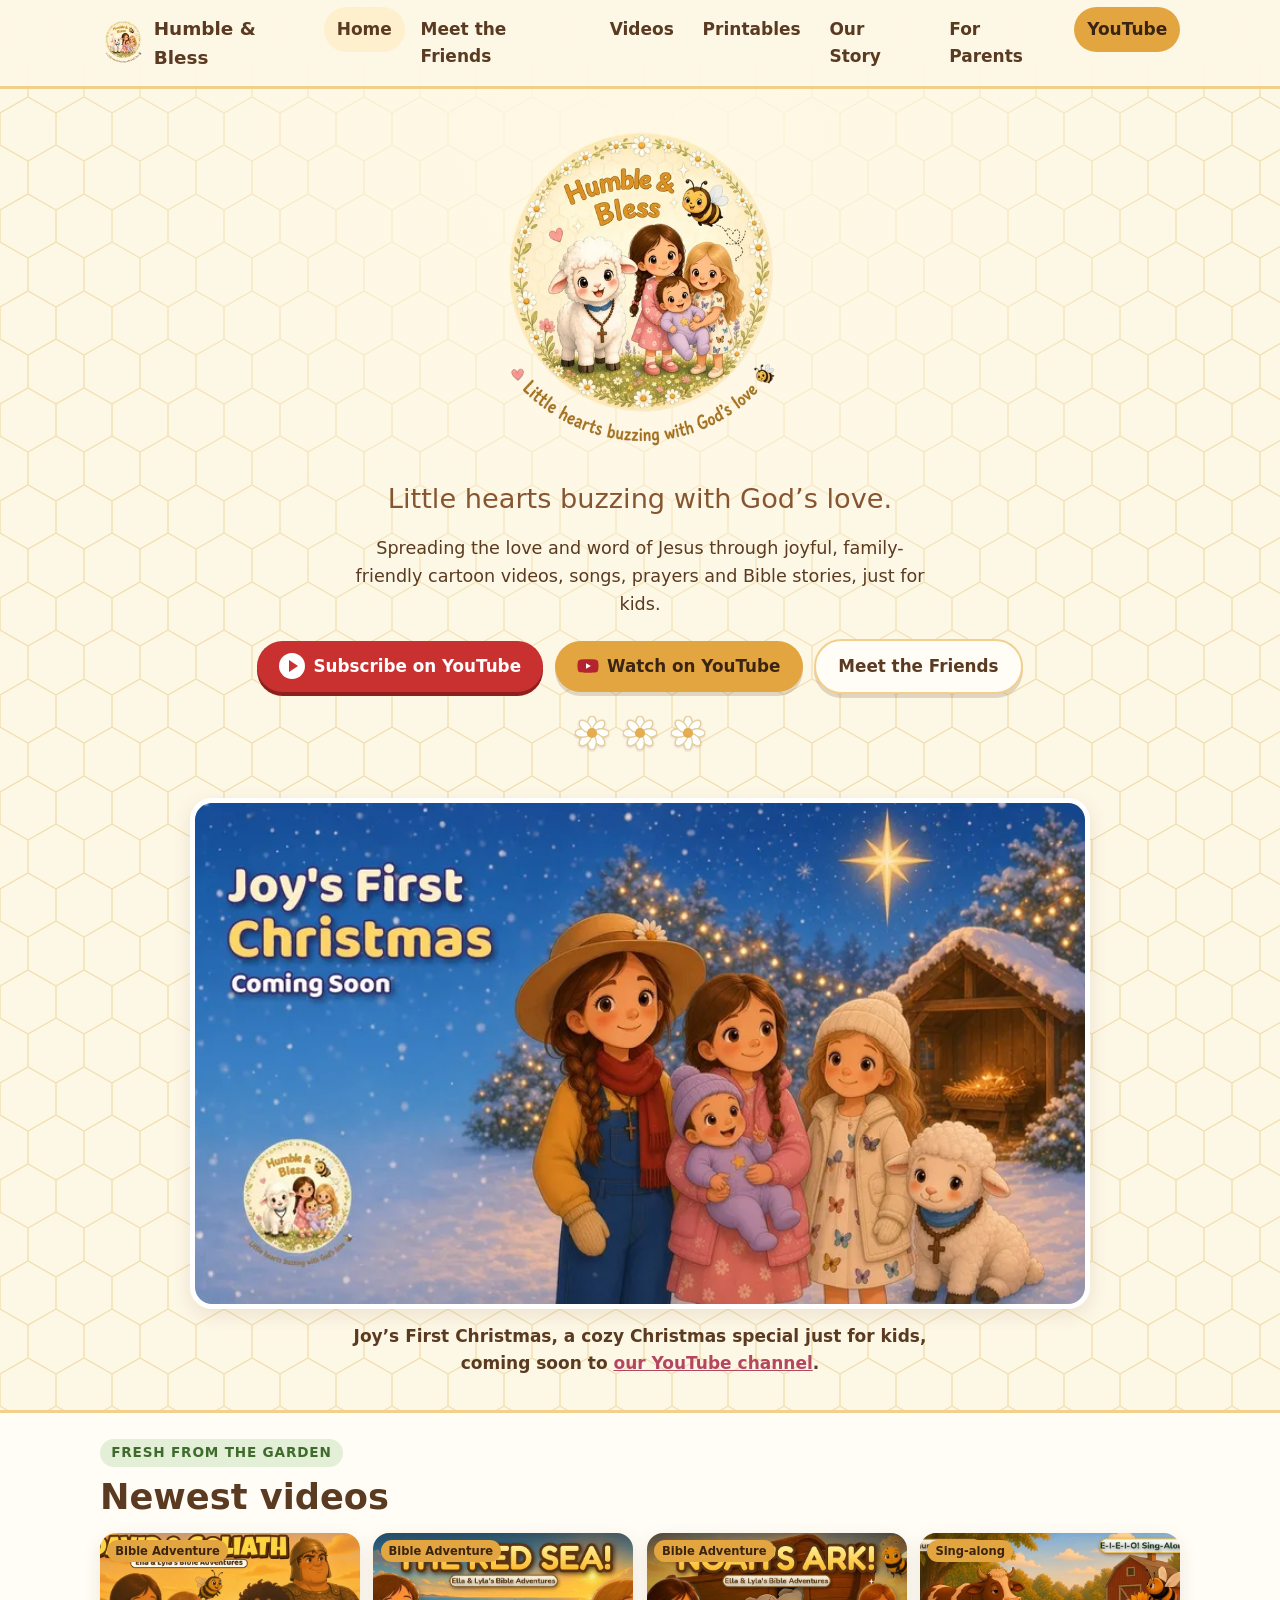
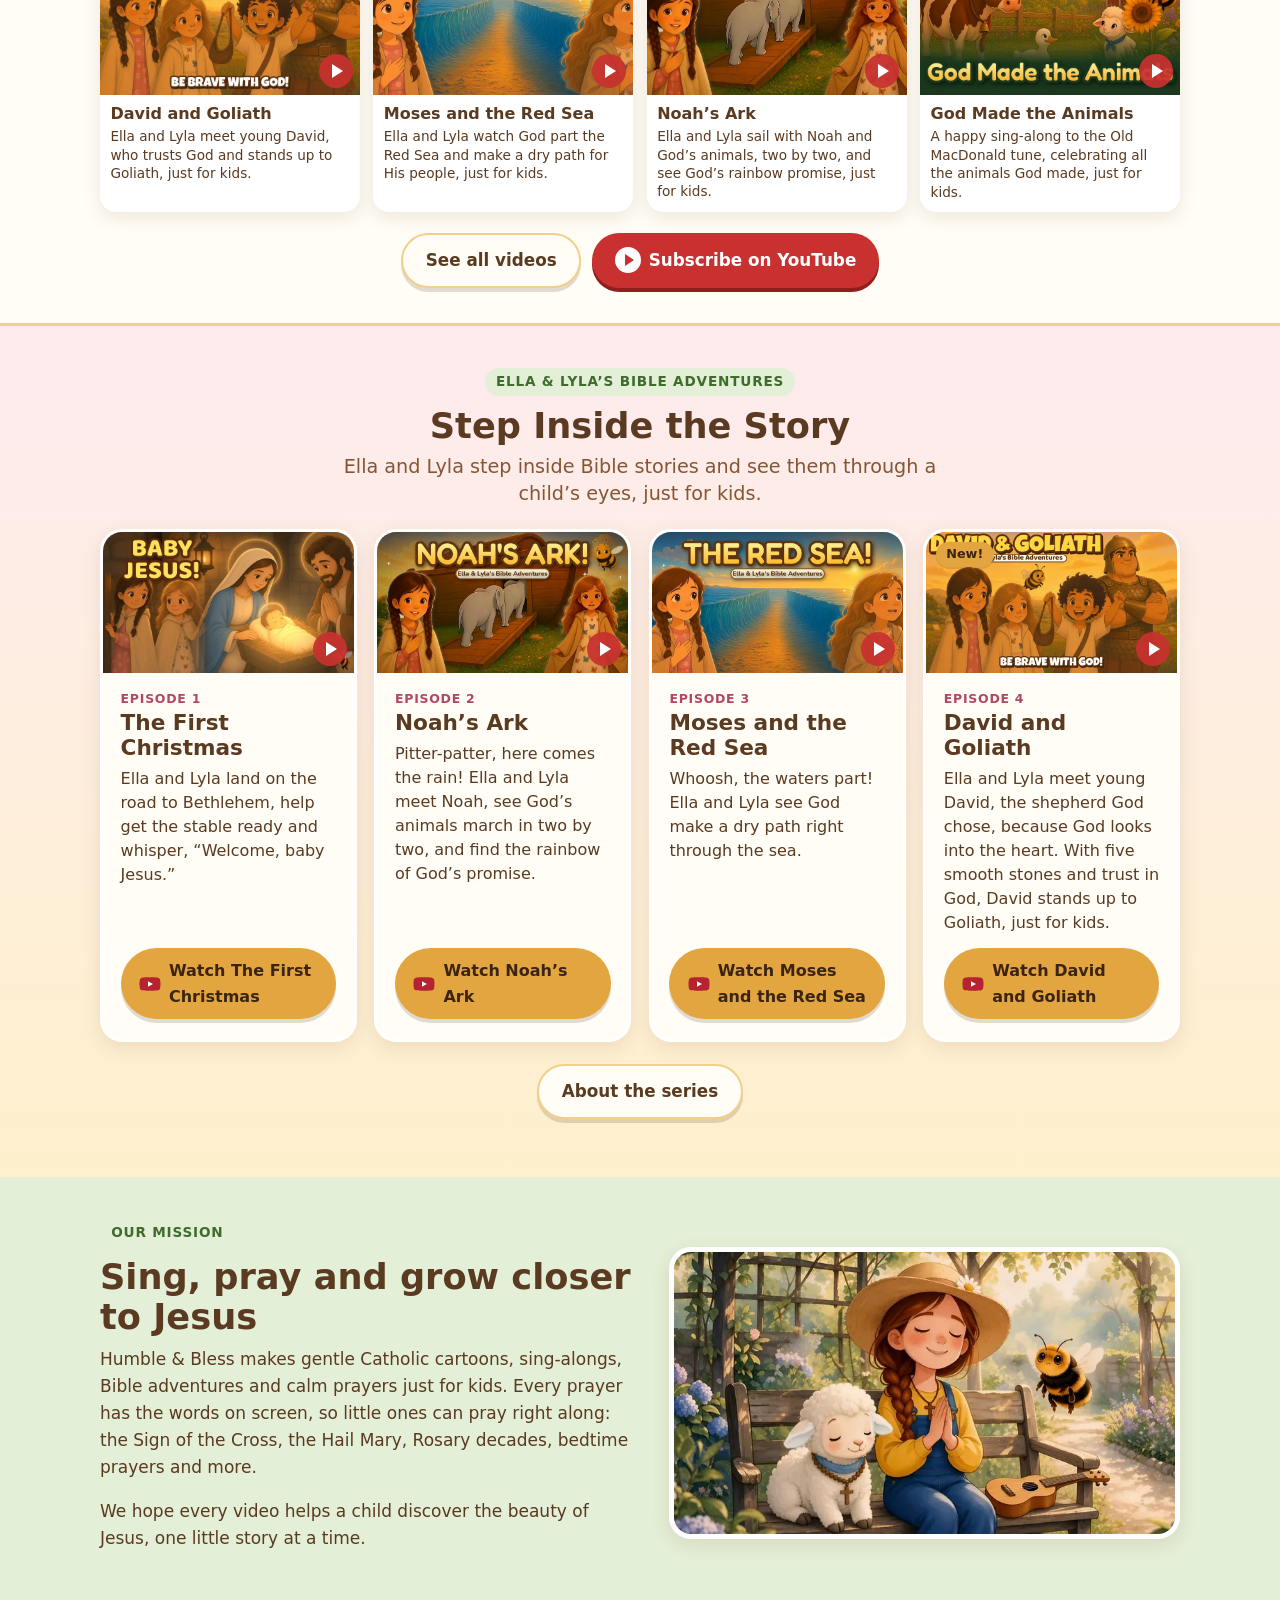
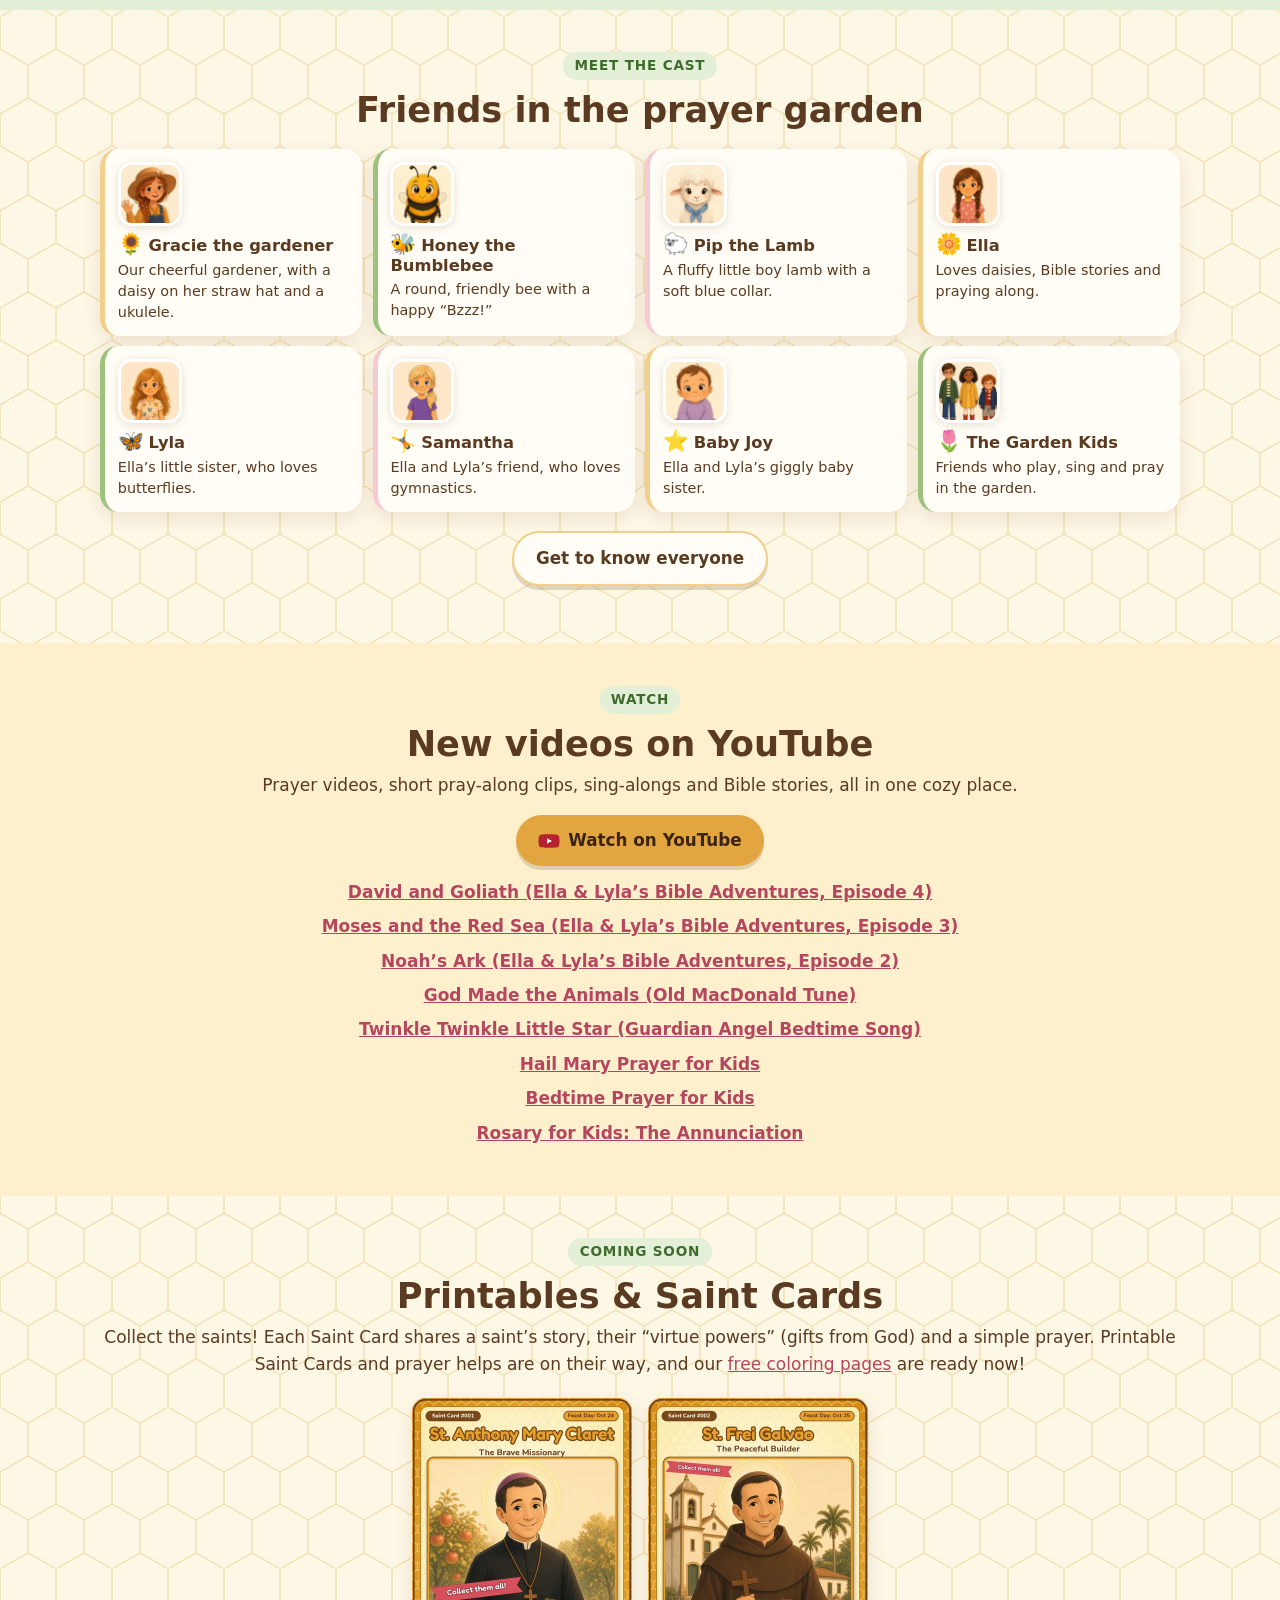
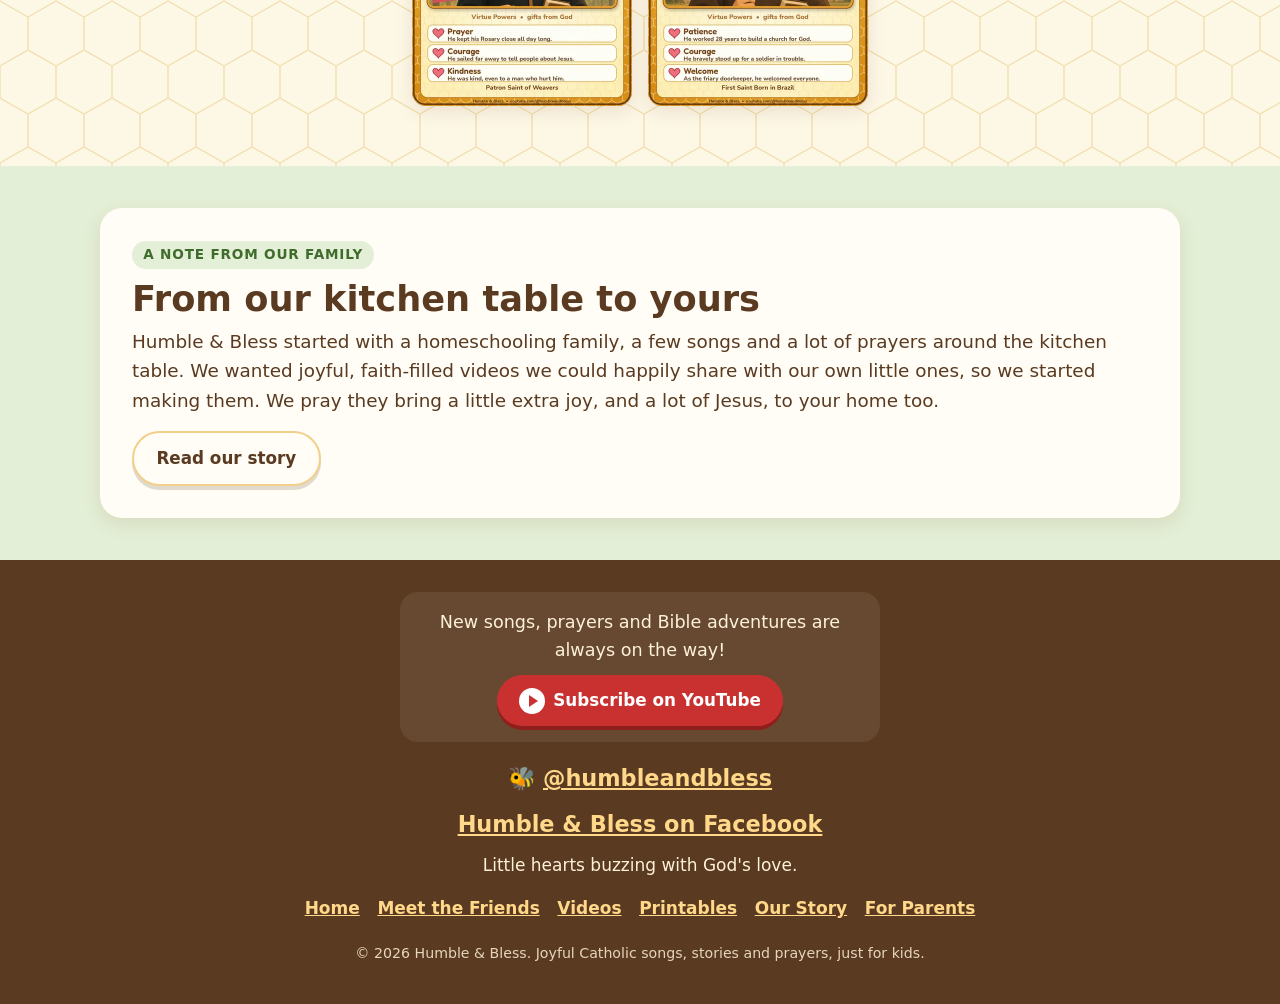
<file: index.html>
<!doctype html>
<html lang="en">
<head>
<meta charset="utf-8">
<meta name="viewport" content="width=device-width, initial-scale=1">
<title>Humble &amp; Bless | Little hearts buzzing with God's love</title>
<meta name="description" content="Joyful Catholic cartoons, songs, prayers and Bible stories just for kids. Little hearts buzzing with God's love.">
<meta name="theme-color" content="#fdf7e6">
<meta property="og:title" content="Humble &amp; Bless | Little hearts buzzing with God's love">
<meta property="og:description" content="Joyful Catholic cartoons, songs, prayers and Bible stories just for kids. Little hearts buzzing with God's love.">
<meta property="og:image" content="assets/cover-1200.jpg">
<link rel="icon" href="assets/icon-32.png" sizes="32x32">
<link rel="apple-touch-icon" href="assets/icon-180.png">
<link rel="stylesheet" href="style.css">
<style>.visually-hidden{position:absolute!important;width:1px;height:1px;overflow:hidden;clip:rect(0 0 0 0);white-space:nowrap}</style>
</head>
<body>
<a class="skip" href="#main">Skip to content</a>
<header class="site-header"><div class="wrap">
  <a class="brand" href="index.html"><picture><source srcset="assets/logo-160.webp" type="image/webp"><img src="assets/logo-160.png" width="46" height="46" alt=""></picture>Humble &amp; Bless</a>
  <nav class="nav" aria-label="Main">
    <ul class="nav-desktop"><li><a href="index.html" aria-current="page">Home</a></li><li><a href="friends.html">Meet the Friends</a></li><li><a href="videos.html">Videos</a></li><li><a href="printables.html">Printables</a></li><li><a href="about.html">Our Story</a></li><li><a href="parents.html">For Parents</a></li><li><a class="yt" href="https://www.youtube.com/@humbleandbless" target="_blank" rel="noopener">YouTube</a></li></ul>
    <details><summary>Menu</summary><ul><li><a href="index.html" aria-current="page">Home</a></li><li><a href="friends.html">Meet the Friends</a></li><li><a href="videos.html">Videos</a></li><li><a href="printables.html">Printables</a></li><li><a href="about.html">Our Story</a></li><li><a href="parents.html">For Parents</a></li><li><a href="https://www.youtube.com/@humbleandbless" target="_blank" rel="noopener">Watch on YouTube</a></li><li><a href="https://www.facebook.com/profile.php?id=61595625218852" target="_blank" rel="noopener">Humble &amp; Bless on Facebook</a></li></ul></details>
  </nav>
</div></header>
<main id="main">

<section class="hero" aria-labelledby="hero-title">
 <div class="wrap">
  <h1 id="hero-title" class="visually-hidden">Humble &amp; Bless</h1>
  <picture><source srcset="assets/logo-520.webp" type="image/webp"><img class="hero-logo" src="assets/logo-520.png" width="520" height="520" alt="Humble &amp; Bless logo: Pip the Lamb, Ella, Lyla and baby Joy among daisies, with Honey the Bumblebee and the words Little hearts buzzing with God's love." fetchpriority="high"></picture>
  <p class="tagline">Little hearts buzzing with God’s love.</p>
  <p class="lead">Spreading the love and word of Jesus through joyful, family-friendly cartoon videos, songs, prayers and Bible stories, just for kids.</p>
  <div class="actions"><a class="btn btn-sub" href="https://www.youtube.com/@humbleandbless?sub_confirmation=1" target="_blank" rel="noopener"><span class="play" aria-hidden="true"></span>Subscribe on YouTube<span class="visually-hidden"> (opens YouTube in a new tab)</span></a><a class="btn btn-yt" href="https://www.youtube.com/@humbleandbless" target="_blank" rel="noopener"><svg viewBox="0 0 24 24" aria-hidden="true" focusable="false"><path fill="#b4232f" d="M23 7.2a3 3 0 0 0-2.1-2.1C19 4.6 12 4.6 12 4.6s-7 0-8.9.5A3 3 0 0 0 1 7.2 31 31 0 0 0 .5 12 31 31 0 0 0 1 16.8a3 3 0 0 0 2.1 2.1c1.9.5 8.9.5 8.9.5s7 0 8.9-.5a3 3 0 0 0 2.1-2.1 31 31 0 0 0 .5-4.8 31 31 0 0 0-.5-4.8z"/><path fill="#fff" d="M9.8 15.1V8.9l5.4 3.1z"/></svg>Watch on YouTube<span class="visually-hidden"> (opens YouTube in a new tab)</span></a><a class="btn btn-soft" href="friends.html">Meet the Friends</a></div>
  <div class="daisies"><svg viewBox="0 0 40 40" aria-hidden="true" focusable="false"><g fill="#fff" stroke="#e2c98f" stroke-width="1.5"><ellipse cx="20" cy="9" rx="5" ry="9" transform="rotate(0 20 20)"/><ellipse cx="20" cy="9" rx="5" ry="9" transform="rotate(45 20 20)"/><ellipse cx="20" cy="9" rx="5" ry="9" transform="rotate(90 20 20)"/><ellipse cx="20" cy="9" rx="5" ry="9" transform="rotate(135 20 20)"/><ellipse cx="20" cy="9" rx="5" ry="9" transform="rotate(180 20 20)"/><ellipse cx="20" cy="9" rx="5" ry="9" transform="rotate(225 20 20)"/><ellipse cx="20" cy="9" rx="5" ry="9" transform="rotate(270 20 20)"/><ellipse cx="20" cy="9" rx="5" ry="9" transform="rotate(315 20 20)"/></g><circle cx="20" cy="20" r="6" fill="#e3a540"/></svg><svg viewBox="0 0 40 40" aria-hidden="true" focusable="false"><g fill="#fff" stroke="#e2c98f" stroke-width="1.5"><ellipse cx="20" cy="9" rx="5" ry="9" transform="rotate(0 20 20)"/><ellipse cx="20" cy="9" rx="5" ry="9" transform="rotate(45 20 20)"/><ellipse cx="20" cy="9" rx="5" ry="9" transform="rotate(90 20 20)"/><ellipse cx="20" cy="9" rx="5" ry="9" transform="rotate(135 20 20)"/><ellipse cx="20" cy="9" rx="5" ry="9" transform="rotate(180 20 20)"/><ellipse cx="20" cy="9" rx="5" ry="9" transform="rotate(225 20 20)"/><ellipse cx="20" cy="9" rx="5" ry="9" transform="rotate(270 20 20)"/><ellipse cx="20" cy="9" rx="5" ry="9" transform="rotate(315 20 20)"/></g><circle cx="20" cy="20" r="6" fill="#e3a540"/></svg><svg viewBox="0 0 40 40" aria-hidden="true" focusable="false"><g fill="#fff" stroke="#e2c98f" stroke-width="1.5"><ellipse cx="20" cy="9" rx="5" ry="9" transform="rotate(0 20 20)"/><ellipse cx="20" cy="9" rx="5" ry="9" transform="rotate(45 20 20)"/><ellipse cx="20" cy="9" rx="5" ry="9" transform="rotate(90 20 20)"/><ellipse cx="20" cy="9" rx="5" ry="9" transform="rotate(135 20 20)"/><ellipse cx="20" cy="9" rx="5" ry="9" transform="rotate(180 20 20)"/><ellipse cx="20" cy="9" rx="5" ry="9" transform="rotate(225 20 20)"/><ellipse cx="20" cy="9" rx="5" ry="9" transform="rotate(270 20 20)"/><ellipse cx="20" cy="9" rx="5" ry="9" transform="rotate(315 20 20)"/></g><circle cx="20" cy="20" r="6" fill="#e3a540"/></svg></div>
 </div>
</section>

<section class="xmas-teaser" aria-label="Joy's First Christmas, coming soon">
 <div class="wrap">
  <picture><source type="image/webp" srcset="assets/joys-first-christmas-coming-soon-800.webp 800w, assets/joys-first-christmas-coming-soon-1600.webp 1600w" sizes="(min-width:960px) 900px, calc(100vw - 2rem)"><img class="art" src="assets/joys-first-christmas-coming-soon-800.jpg" srcset="assets/joys-first-christmas-coming-soon-800.jpg 800w, assets/joys-first-christmas-coming-soon-1600.jpg 1600w" sizes="(min-width:960px) 900px, calc(100vw - 2rem)" width="1600" height="900" alt="Joy's First Christmas, coming soon"></picture>
  <p class="xmas-caption">Joy’s First Christmas, a cozy Christmas special just for kids, coming soon to <a href="https://www.youtube.com/@humbleandbless?sub_confirmation=1" target="_blank" rel="noopener">our YouTube channel</a><span class="visually-hidden"> (opens YouTube in a new tab)</span>.</p>
 </div>
</section>

<section class="newest" aria-labelledby="newest">
 <div class="wrap">
  <span class="kicker">Fresh from the garden</span>
  <h2 id="newest">Newest videos</h2>
  <ul class="vgrid">
  <li><a class="vcard" href="https://www.youtube.com/watch?v=qYBxkoGJtcc" target="_blank" rel="noopener"><span class="vthumb"><picture><source type="image/webp" srcset="assets/david-goliath-ep4-800.webp 800w, assets/david-goliath-ep4-1280.webp 1280w" sizes="(min-width:960px) 25vw, 50vw"><img loading="lazy" src="assets/david-goliath-ep4-800.jpg" srcset="assets/david-goliath-ep4-800.jpg 800w, assets/david-goliath-ep4-1280.jpg 1280w" sizes="(min-width:960px) 25vw, 50vw" width="1280" height="720" alt="David and Goliath episode thumbnail with the words Be Brave with God! and Ella &amp; Lyla&#39;s Bible Adventures. Ella and Lyla watch young David cheer with his sling as Honey the bee buzzes nearby and tall Goliath stands with his arms crossed."></picture><span class="vtag">Bible Adventure</span><span class="vplay" aria-hidden="true"></span></span><span class="vtitle">David and Goliath</span><span class="vdesc">Ella and Lyla meet young David, who trusts God and stands up to Goliath, just for kids.</span><span class="visually-hidden"> (opens YouTube in a new tab)</span></a></li>
  <li><a class="vcard" href="https://www.youtube.com/watch?v=oh0t_GDRH9E" target="_blank" rel="noopener"><span class="vthumb"><picture><source type="image/webp" srcset="assets/moses-red-sea-ep3-800.webp 800w, assets/moses-red-sea-ep3-1280.webp 1280w" sizes="(min-width:960px) 25vw, 50vw"><img loading="lazy" src="assets/moses-red-sea-ep3-800.jpg" srcset="assets/moses-red-sea-ep3-800.jpg 800w, assets/moses-red-sea-ep3-1280.jpg 1280w" sizes="(min-width:960px) 25vw, 50vw" width="1280" height="720" alt="Moses and the Red Sea episode thumbnail with the words The Red Sea! and Ella &amp; Lyla&#39;s Bible Adventures. Ella and Lyla gaze in wonder at a dry path through tall walls of water at sunrise."></picture><span class="vtag">Bible Adventure</span><span class="vplay" aria-hidden="true"></span></span><span class="vtitle">Moses and the Red Sea</span><span class="vdesc">Ella and Lyla watch God part the Red Sea and make a dry path for His people, just for kids.</span><span class="visually-hidden"> (opens YouTube in a new tab)</span></a></li>
  <li><a class="vcard" href="https://www.youtube.com/watch?v=ct7Eij3Bv-0" target="_blank" rel="noopener"><span class="vthumb"><picture><source type="image/webp" srcset="assets/noahs-ark-ep2-800.webp 800w, assets/noahs-ark-ep2-1280.webp 1280w" sizes="(min-width:960px) 25vw, 50vw"><img loading="lazy" src="assets/noahs-ark-ep2-800.jpg" srcset="assets/noahs-ark-ep2-800.jpg 800w, assets/noahs-ark-ep2-1280.jpg 1280w" sizes="(min-width:960px) 25vw, 50vw" width="1280" height="720" alt="Noah&#39;s Ark episode thumbnail with the words Noah&#39;s Ark! and Ella &amp; Lyla&#39;s Bible Adventures. Ella and Lyla, in traveling cloaks, smile on either side of two elephants walking up the ramp into the great wooden ark, while Honey the bee buzzes above."></picture><span class="vtag">Bible Adventure</span><span class="vplay" aria-hidden="true"></span></span><span class="vtitle">Noah’s Ark</span><span class="vdesc">Ella and Lyla sail with Noah and God’s animals, two by two, and see God’s rainbow promise, just for kids.</span><span class="visually-hidden"> (opens YouTube in a new tab)</span></a></li>
  <li><a class="vcard" href="https://www.youtube.com/watch?v=ljyUgglnSR8" target="_blank" rel="noopener"><span class="vthumb"><picture><source type="image/webp" srcset="assets/god-made-the-animals-800.webp 800w, assets/god-made-the-animals-1600.webp 1600w" sizes="(min-width:960px) 25vw, 50vw"><img loading="lazy" src="assets/god-made-the-animals-800.jpg" srcset="assets/god-made-the-animals-800.jpg 800w, assets/god-made-the-animals-1600.jpg 1600w" sizes="(min-width:960px) 25vw, 50vw" width="1600" height="900" alt="God Made the Animals thumbnail: a smiling cow, a duck and a woolly lamb in a blue collar gather by a red barn on a sunny farm, while Honey the Bumblebee rests on a sunflower."></picture><span class="vtag">Sing-along</span><span class="vplay" aria-hidden="true"></span></span><span class="vtitle">God Made the Animals</span><span class="vdesc">A happy sing-along to the Old MacDonald tune, celebrating all the animals God made, just for kids.</span><span class="visually-hidden"> (opens YouTube in a new tab)</span></a></li>
  </ul>
  <div class="newest-more"><a class="btn btn-soft" href="videos.html">See all videos</a><a class="btn btn-sub" href="https://www.youtube.com/@humbleandbless?sub_confirmation=1" target="_blank" rel="noopener"><span class="play" aria-hidden="true"></span>Subscribe on YouTube<span class="visually-hidden"> (opens YouTube in a new tab)</span></a></div>
 </div>
</section>

<section class="series" aria-labelledby="adventures">
 <div class="wrap">
  <div class="series-head center">
   <span class="kicker">Ella &amp; Lyla’s Bible Adventures</span>
   <h2 id="adventures">Step Inside the Story</h2>
   <p class="series-intro">Ella and Lyla step inside Bible stories and see them through a child’s eyes, just for kids.</p>
  </div>
  <ol class="ep-row">
   <li class="ep-card" id="ep1">
    <a class="ep-thumb" href="https://www.youtube.com/watch?v=efXVd5yQIn0" target="_blank" rel="noopener"><picture><source type="image/webp" srcset="assets/ep01-first-christmas-720.webp 720w, assets/ep01-first-christmas-1200.webp 1200w" sizes="(min-width:1100px) 260px, (min-width:700px) 45vw, calc(100vw - 2rem)"><img loading="lazy" src="assets/ep01-first-christmas-720.jpg" srcset="assets/ep01-first-christmas-720.jpg 720w, assets/ep01-first-christmas-1200.jpg 1200w" sizes="(min-width:1100px) 260px, (min-width:700px) 45vw, calc(100vw - 2rem)" width="1200" height="675" alt="Episode thumbnail with the words Baby Jesus! Ella and Lyla, in white traveling cloaks, peek into the stable as Mary, in her blue mantle, smiles down at baby Jesus glowing in the straw of the manger. Joseph kneels with his hands folded in prayer, and Honey the Bumblebee buzzes nearby."></picture><span class="vplay" aria-hidden="true"></span><span class="visually-hidden"> Watch The First Christmas (opens YouTube in a new tab)</span></a>
    <div class="ep-body">
     <span class="ep-num">Episode 1</span>
     <h3>The First Christmas</h3>
     <p>Ella and Lyla land on the road to Bethlehem, help get the stable ready and whisper, “Welcome, baby Jesus.”</p>
     <a class="btn btn-yt" href="https://www.youtube.com/watch?v=efXVd5yQIn0" target="_blank" rel="noopener"><svg viewBox="0 0 24 24" aria-hidden="true" focusable="false"><path fill="#b4232f" d="M23 7.2a3 3 0 0 0-2.1-2.1C19 4.6 12 4.6 12 4.6s-7 0-8.9.5A3 3 0 0 0 1 7.2 31 31 0 0 0 .5 12 31 31 0 0 0 1 16.8a3 3 0 0 0 2.1 2.1c1.9.5 8.9.5 8.9.5s7 0 8.9-.5a3 3 0 0 0 2.1-2.1 31 31 0 0 0 .5-4.8 31 31 0 0 0-.5-4.8z"/><path fill="#fff" d="M9.8 15.1V8.9l5.4 3.1z"/></svg>Watch The First Christmas<span class="visually-hidden"> (opens YouTube in a new tab)</span></a>
    </div>
   </li>
   <li class="ep-card" id="noah">
    <a class="ep-thumb" href="https://www.youtube.com/watch?v=ct7Eij3Bv-0" target="_blank" rel="noopener"><picture><source type="image/webp" srcset="assets/noahs-ark-ep2-800.webp 800w, assets/noahs-ark-ep2-1280.webp 1280w" sizes="(min-width:1100px) 260px, (min-width:700px) 45vw, calc(100vw - 2rem)"><img loading="lazy" src="assets/noahs-ark-ep2-800.jpg" srcset="assets/noahs-ark-ep2-800.jpg 800w, assets/noahs-ark-ep2-1280.jpg 1280w" sizes="(min-width:1100px) 260px, (min-width:700px) 45vw, calc(100vw - 2rem)" width="1280" height="720" alt="Noah&#39;s Ark episode thumbnail with the words Noah&#39;s Ark! and Ella &amp; Lyla&#39;s Bible Adventures. Ella and Lyla, in traveling cloaks, smile on either side of two elephants walking up the ramp into the great wooden ark, while Honey the bee buzzes above."></picture><span class="vplay" aria-hidden="true"></span><span class="visually-hidden"> Watch Noah’s Ark (opens YouTube in a new tab)</span></a>
    <div class="ep-body">
     <span class="ep-num">Episode 2</span>
     <h3>Noah’s Ark</h3>
     <p>Pitter-patter, here comes the rain! Ella and Lyla meet Noah, see God’s animals march in two by two, and find the rainbow of God’s promise.</p>
     <a class="btn btn-yt" href="https://www.youtube.com/watch?v=ct7Eij3Bv-0" target="_blank" rel="noopener"><svg viewBox="0 0 24 24" aria-hidden="true" focusable="false"><path fill="#b4232f" d="M23 7.2a3 3 0 0 0-2.1-2.1C19 4.6 12 4.6 12 4.6s-7 0-8.9.5A3 3 0 0 0 1 7.2 31 31 0 0 0 .5 12 31 31 0 0 0 1 16.8a3 3 0 0 0 2.1 2.1c1.9.5 8.9.5 8.9.5s7 0 8.9-.5a3 3 0 0 0 2.1-2.1 31 31 0 0 0 .5-4.8 31 31 0 0 0-.5-4.8z"/><path fill="#fff" d="M9.8 15.1V8.9l5.4 3.1z"/></svg>Watch Noah’s Ark<span class="visually-hidden"> (opens YouTube in a new tab)</span></a>
    </div>
   </li>
   <li class="ep-card" id="moses">
    <a class="ep-thumb" href="https://www.youtube.com/watch?v=oh0t_GDRH9E" target="_blank" rel="noopener"><picture><source type="image/webp" srcset="assets/moses-red-sea-ep3-800.webp 800w, assets/moses-red-sea-ep3-1280.webp 1280w" sizes="(min-width:1100px) 260px, (min-width:700px) 45vw, calc(100vw - 2rem)"><img loading="lazy" src="assets/moses-red-sea-ep3-800.jpg" srcset="assets/moses-red-sea-ep3-800.jpg 800w, assets/moses-red-sea-ep3-1280.jpg 1280w" sizes="(min-width:1100px) 260px, (min-width:700px) 45vw, calc(100vw - 2rem)" width="1280" height="720" alt="Moses and the Red Sea episode thumbnail with the words The Red Sea! and Ella &amp; Lyla&#39;s Bible Adventures. Ella and Lyla gaze in wonder at a dry path through tall walls of water at sunrise."></picture><span class="vplay" aria-hidden="true"></span><span class="visually-hidden"> Watch Moses and the Red Sea (opens YouTube in a new tab)</span></a>
    <div class="ep-body">
     <span class="ep-num">Episode 3</span>
     <h3>Moses and the Red Sea</h3>
     <p>Whoosh, the waters part! Ella and Lyla see God make a dry path right through the sea.</p>
     <a class="btn btn-yt" href="https://www.youtube.com/watch?v=oh0t_GDRH9E" target="_blank" rel="noopener"><svg viewBox="0 0 24 24" aria-hidden="true" focusable="false"><path fill="#b4232f" d="M23 7.2a3 3 0 0 0-2.1-2.1C19 4.6 12 4.6 12 4.6s-7 0-8.9.5A3 3 0 0 0 1 7.2 31 31 0 0 0 .5 12 31 31 0 0 0 1 16.8a3 3 0 0 0 2.1 2.1c1.9.5 8.9.5 8.9.5s7 0 8.9-.5a3 3 0 0 0 2.1-2.1 31 31 0 0 0 .5-4.8 31 31 0 0 0-.5-4.8z"/><path fill="#fff" d="M9.8 15.1V8.9l5.4 3.1z"/></svg>Watch Moses and the Red Sea<span class="visually-hidden"> (opens YouTube in a new tab)</span></a>
    </div>
   </li>
   <li class="ep-card" id="david">
    <a class="ep-thumb" href="https://www.youtube.com/watch?v=qYBxkoGJtcc" target="_blank" rel="noopener"><picture><source type="image/webp" srcset="assets/david-goliath-ep4-800.webp 800w, assets/david-goliath-ep4-1280.webp 1280w" sizes="(min-width:1100px) 260px, (min-width:700px) 45vw, calc(100vw - 2rem)"><img loading="lazy" src="assets/david-goliath-ep4-800.jpg" srcset="assets/david-goliath-ep4-800.jpg 800w, assets/david-goliath-ep4-1280.jpg 1280w" sizes="(min-width:1100px) 260px, (min-width:700px) 45vw, calc(100vw - 2rem)" width="1280" height="720" alt="David and Goliath episode thumbnail with the words Be Brave with God! and Ella &amp; Lyla&#39;s Bible Adventures. Ella and Lyla watch young David cheer with his sling as Honey the bee buzzes nearby and tall Goliath stands with his arms crossed."></picture><span class="ep-badge ep-new">New!</span><span class="vplay" aria-hidden="true"></span><span class="visually-hidden"> Watch David and Goliath (opens YouTube in a new tab)</span></a>
    <div class="ep-body">
     <span class="ep-num">Episode 4</span>
     <h3>David and Goliath</h3>
     <p>Ella and Lyla meet young David, the shepherd God chose, because God looks into the heart. With five smooth stones and trust in God, David stands up to Goliath, just for kids.</p>
     <a class="btn btn-yt" href="https://www.youtube.com/watch?v=qYBxkoGJtcc" target="_blank" rel="noopener"><svg viewBox="0 0 24 24" aria-hidden="true" focusable="false"><path fill="#b4232f" d="M23 7.2a3 3 0 0 0-2.1-2.1C19 4.6 12 4.6 12 4.6s-7 0-8.9.5A3 3 0 0 0 1 7.2 31 31 0 0 0 .5 12 31 31 0 0 0 1 16.8a3 3 0 0 0 2.1 2.1c1.9.5 8.9.5 8.9.5s7 0 8.9-.5a3 3 0 0 0 2.1-2.1 31 31 0 0 0 .5-4.8 31 31 0 0 0-.5-4.8z"/><path fill="#fff" d="M9.8 15.1V8.9l5.4 3.1z"/></svg>Watch David and Goliath<span class="visually-hidden"> (opens YouTube in a new tab)</span></a>
    </div>
   </li>
  </ol>
  <p class="center"><a class="btn btn-soft" href="videos.html#adventures">About the series</a></p>
 </div>
</section>

<section class="band-green" aria-labelledby="mission">
 <div class="wrap split">
  <div>
   <span class="kicker">Our mission</span>
   <h2 id="mission">Sing, pray and grow closer to Jesus</h2>
   <p>Humble &amp; Bless makes gentle Catholic cartoons, sing-alongs, Bible adventures and calm prayers just for kids. Every prayer has the words on screen, so little ones can pray right along: the Sign of the Cross, the Hail Mary, Rosary decades, bedtime prayers and more.</p>
   <p>We hope every video helps a child discover the beauty of Jesus, one little story at a time.</p>
  </div>
  <picture><source type="image/webp" srcset="assets/garden-friends-720.webp 720w, assets/garden-friends-1200.webp 1200w" sizes="(min-width:700px) 50vw, 100vw"><img class="art" src="assets/garden-friends-720.jpg" srcset="assets/garden-friends-720.jpg 720w, assets/garden-friends-1200.jpg 1200w" sizes="(min-width:700px) 50vw, 100vw" width="1200" height="675" loading="lazy" alt="Gracie sits on a garden bench with her hands folded in prayer, eyes closed and smiling. Pip the Lamb, wearing his blue collar and wooden prayer beads, rests beside her, and Honey the Bumblebee hovers nearby."></picture>
 </div>
</section>

<section aria-labelledby="cast">
 <div class="wrap">
  <div class="center"><span class="kicker">Meet the cast</span>
  <h2 id="cast">Friends in the prayer garden</h2></div>
  <ul class="cast home"><li><picture class="cast-pic"><source type="image/webp" srcset="assets/gracie-portrait-240.webp 240w, assets/gracie-portrait-480.webp 480w" sizes="64px"><img loading="lazy" src="assets/gracie-portrait-240.jpg" srcset="assets/gracie-portrait-240.jpg 240w, assets/gracie-portrait-480.jpg 480w" sizes="64px" width="240" height="240" alt="Gracie the gardener smiles and waves, wearing her straw hat with a white daisy, a long auburn braid, a yellow shirt, blue overalls and a small gold cross."></picture><h3><span class="emoji" aria-hidden="true">🌻</span>Gracie the gardener</h3><p>Our cheerful gardener, with a daisy on her straw hat and a ukulele.</p></li><li><picture class="cast-pic"><source type="image/webp" srcset="assets/honey-portrait-240.webp 240w, assets/honey-portrait-480.webp 480w" sizes="64px"><img loading="lazy" src="assets/honey-portrait-240.jpg" srcset="assets/honey-portrait-240.jpg 240w, assets/honey-portrait-480.jpg 480w" sizes="64px" width="240" height="240" alt="Honey the Bumblebee, a round, fuzzy yellow-and-black bee with big brown eyes, curly antennae and a happy smile."></picture><h3><span class="emoji" aria-hidden="true">🐝</span>Honey the Bumblebee</h3><p>A round, friendly bee with a happy “Bzzz!”</p></li><li><picture class="cast-pic"><source type="image/webp" srcset="assets/pip-portrait-240.webp 240w, assets/pip-portrait-480.webp 480w" sizes="64px"><img loading="lazy" src="assets/pip-portrait-240.jpg" srcset="assets/pip-portrait-240.jpg 240w, assets/pip-portrait-480.jpg 480w" sizes="64px" width="240" height="240" alt="Pip the Lamb, a fluffy white boy lamb with big brown eyes and a soft blue collar tied at his neck."></picture><h3><span class="emoji" aria-hidden="true">🐑</span>Pip the Lamb</h3><p>A fluffy little boy lamb with a soft blue collar.</p></li><li><picture class="cast-pic"><source type="image/webp" srcset="assets/ella-portrait-240.webp 240w, assets/ella-portrait-480.webp 480w" sizes="64px"><img loading="lazy" src="assets/ella-portrait-240.jpg" srcset="assets/ella-portrait-240.jpg 240w, assets/ella-portrait-480.jpg 480w" sizes="64px" width="240" height="240" alt="Ella smiles, with two long brown braids and a pink dress with white daisies."></picture><h3><span class="emoji" aria-hidden="true">🌼</span>Ella</h3><p>Loves daisies, Bible stories and praying along.</p></li><li><picture class="cast-pic"><source type="image/webp" srcset="assets/lyla-portrait-240.webp 240w, assets/lyla-portrait-480.webp 480w" sizes="64px"><img loading="lazy" src="assets/lyla-portrait-240.jpg" srcset="assets/lyla-portrait-240.jpg 240w, assets/lyla-portrait-480.jpg 480w" sizes="64px" width="240" height="240" alt="Lyla smiles, with long wavy blonde hair worn down and a cream dress with colorful butterflies."></picture><h3><span class="emoji" aria-hidden="true">🦋</span>Lyla</h3><p>Ella’s little sister, who loves butterflies.</p></li><li><picture class="cast-pic"><source type="image/webp" srcset="assets/samantha-portrait-240.webp 240w, assets/samantha-portrait-480.webp 480w" sizes="64px"><img loading="lazy" src="assets/samantha-portrait-240.jpg" srcset="assets/samantha-portrait-240.jpg 240w, assets/samantha-portrait-480.jpg 480w" sizes="64px" width="240" height="240" alt="Samantha smiles, with light golden blonde hair in a side ponytail, blue eyes and a short-sleeve purple dress with a purple scrunchie."></picture><h3><span class="emoji" aria-hidden="true">🤸</span>Samantha</h3><p>Ella and Lyla’s friend, who loves gymnastics.</p></li><li><picture class="cast-pic"><source type="image/webp" srcset="assets/joy-portrait-240.webp 240w, assets/joy-portrait-480.webp 480w" sizes="64px"><img loading="lazy" src="assets/joy-portrait-240.jpg" srcset="assets/joy-portrait-240.jpg 240w, assets/joy-portrait-480.jpg 480w" sizes="64px" width="240" height="240" alt="Baby Joy sits and smiles, with a wisp of brown hair, rosy cheeks and a plain lavender footed onesie."></picture><h3><span class="emoji" aria-hidden="true">⭐</span>Baby Joy</h3><p>Ella and Lyla’s giggly baby sister.</p></li><li><picture class="cast-pic"><source type="image/webp" srcset="assets/garden-kids-portrait-240.webp 240w, assets/garden-kids-portrait-480.webp 480w" sizes="64px"><img loading="lazy" src="assets/garden-kids-portrait-240.jpg" srcset="assets/garden-kids-portrait-240.jpg 240w, assets/garden-kids-portrait-480.jpg 480w" sizes="64px" width="240" height="240" alt="The Garden Kids in their winter coats: Tommy with round glasses, Josie with curly hair and a yellow headband, and Ben with copper curls and a striped scarf."></picture><h3><span class="emoji" aria-hidden="true">🌷</span>The Garden Kids</h3><p>Friends who play, sing and pray in the garden.</p></li></ul>
  <p class="center" style="margin-top:1.2rem"><a class="btn btn-soft" href="friends.html">Get to know everyone</a></p>
 </div>
</section>

<section class="band-honey" aria-labelledby="yt">
 <div class="wrap center">
  <span class="kicker">Watch</span>
  <h2 id="yt">New videos on YouTube</h2>
  <p>Prayer videos, short pray-along clips, sing-alongs and Bible stories, all in one cozy place.</p>
  <a class="btn btn-yt" href="https://www.youtube.com/@humbleandbless" target="_blank" rel="noopener"><svg viewBox="0 0 24 24" aria-hidden="true" focusable="false"><path fill="#b4232f" d="M23 7.2a3 3 0 0 0-2.1-2.1C19 4.6 12 4.6 12 4.6s-7 0-8.9.5A3 3 0 0 0 1 7.2 31 31 0 0 0 .5 12 31 31 0 0 0 1 16.8a3 3 0 0 0 2.1 2.1c1.9.5 8.9.5 8.9.5s7 0 8.9-.5a3 3 0 0 0 2.1-2.1 31 31 0 0 0 .5-4.8 31 31 0 0 0-.5-4.8z"/><path fill="#fff" d="M9.8 15.1V8.9l5.4 3.1z"/></svg>Watch on YouTube<span class="visually-hidden"> (opens YouTube in a new tab)</span></a>
  <ul class="video-list">
   <li><a href="https://www.youtube.com/watch?v=qYBxkoGJtcc" target="_blank" rel="noopener">David and Goliath (Ella &amp; Lyla’s Bible Adventures, Episode 4)</a></li>
   <li><a href="https://www.youtube.com/watch?v=oh0t_GDRH9E" target="_blank" rel="noopener">Moses and the Red Sea (Ella &amp; Lyla’s Bible Adventures, Episode 3)</a></li>
   <li><a href="https://www.youtube.com/watch?v=ct7Eij3Bv-0" target="_blank" rel="noopener">Noah’s Ark (Ella &amp; Lyla’s Bible Adventures, Episode 2)</a></li>
   <li><a href="https://www.youtube.com/watch?v=ljyUgglnSR8" target="_blank" rel="noopener">God Made the Animals (Old MacDonald Tune)</a></li>
   <li><a href="https://www.youtube.com/watch?v=O2-9jdwNd1s" target="_blank" rel="noopener">Twinkle Twinkle Little Star (Guardian Angel Bedtime Song)</a></li>
   <li><a href="https://www.youtube.com/watch?v=5GLkX07S0ZY" target="_blank" rel="noopener">Hail Mary Prayer for Kids</a></li>
   <li><a href="https://www.youtube.com/watch?v=szycV0irWLc" target="_blank" rel="noopener">Bedtime Prayer for Kids</a></li>
   <li><a href="https://www.youtube.com/watch?v=rE-Jon-u0QA" target="_blank" rel="noopener">Rosary for Kids: The Annunciation</a></li>
  </ul>
 </div>
</section>

<section aria-labelledby="printables">
 <div class="wrap center">
  <span class="kicker">Coming soon</span>
  <h2 id="printables">Printables &amp; Saint Cards</h2>
  <p>Collect the saints! Each Saint Card shares a saint’s story, their “virtue powers” (gifts from God) and a simple prayer. Printable Saint Cards and prayer helps are on their way, and our <a href="printables.html">free coloring pages</a> are ready now!</p>
  <div class="saints">
<picture><source type="image/webp" srcset="assets/saint-card-001.webp"><img src="assets/saint-card-001.jpg" width="440" height="616" loading="lazy" alt="Saint Card number 1: St. Anthony Mary Claret, The Brave Missionary. Virtue powers: prayer, courage and kindness."></picture>
<picture><source type="image/webp" srcset="assets/saint-card-002.webp"><img src="assets/saint-card-002.jpg" width="440" height="616" loading="lazy" alt="Saint Card number 2: St. Frei Galvão, The Peaceful Builder. Virtue powers: patience, courage and welcome."></picture>
</div>
 </div>
</section>

<section class="band-green" aria-labelledby="family">
 <div class="wrap">
  <div class="panel">
   <span class="kicker">A note from our family</span>
   <h2 id="family">From our kitchen table to yours</h2>
   <p class="note">Humble &amp; Bless started with a homeschooling family, a few songs and a lot of prayers around the kitchen table. We wanted joyful, faith-filled videos we could happily share with our own little ones, so we started making them. We pray they bring a little extra joy, and a lot of Jesus, to your home too.</p>
   <a class="btn btn-soft" href="about.html">Read our story</a>
  </div>
 </div>
</section>

</main>
<footer class="site-footer"><div class="wrap">
  <div class="footer-sub"><p class="footer-sub-line">New songs, prayers and Bible adventures are always on the way!</p><a class="btn btn-sub" href="https://www.youtube.com/@humbleandbless?sub_confirmation=1" target="_blank" rel="noopener"><span class="play" aria-hidden="true"></span>Subscribe on YouTube<span class="visually-hidden"> (opens YouTube in a new tab)</span></a></div>
  <p class="handle"><span aria-hidden="true">🐝</span> <a href="https://www.youtube.com/@humbleandbless" target="_blank" rel="noopener">@humbleandbless</a></p>
  <p class="handle"><a href="https://www.facebook.com/profile.php?id=61595625218852" target="_blank" rel="noopener">Humble &amp; Bless on Facebook</a></p>
  <p>Little hearts buzzing with God's love.</p>
  <nav aria-label="Footer"><ul><li><a href="index.html">Home</a></li><li><a href="friends.html">Meet the Friends</a></li><li><a href="videos.html">Videos</a></li><li><a href="printables.html">Printables</a></li><li><a href="about.html">Our Story</a></li><li><a href="parents.html">For Parents</a></li></ul></nav>
  <small>&copy; 2026 Humble &amp; Bless. Joyful Catholic songs, stories and prayers, just for kids.</small>
</div></footer>
</body>
</html>
</file>
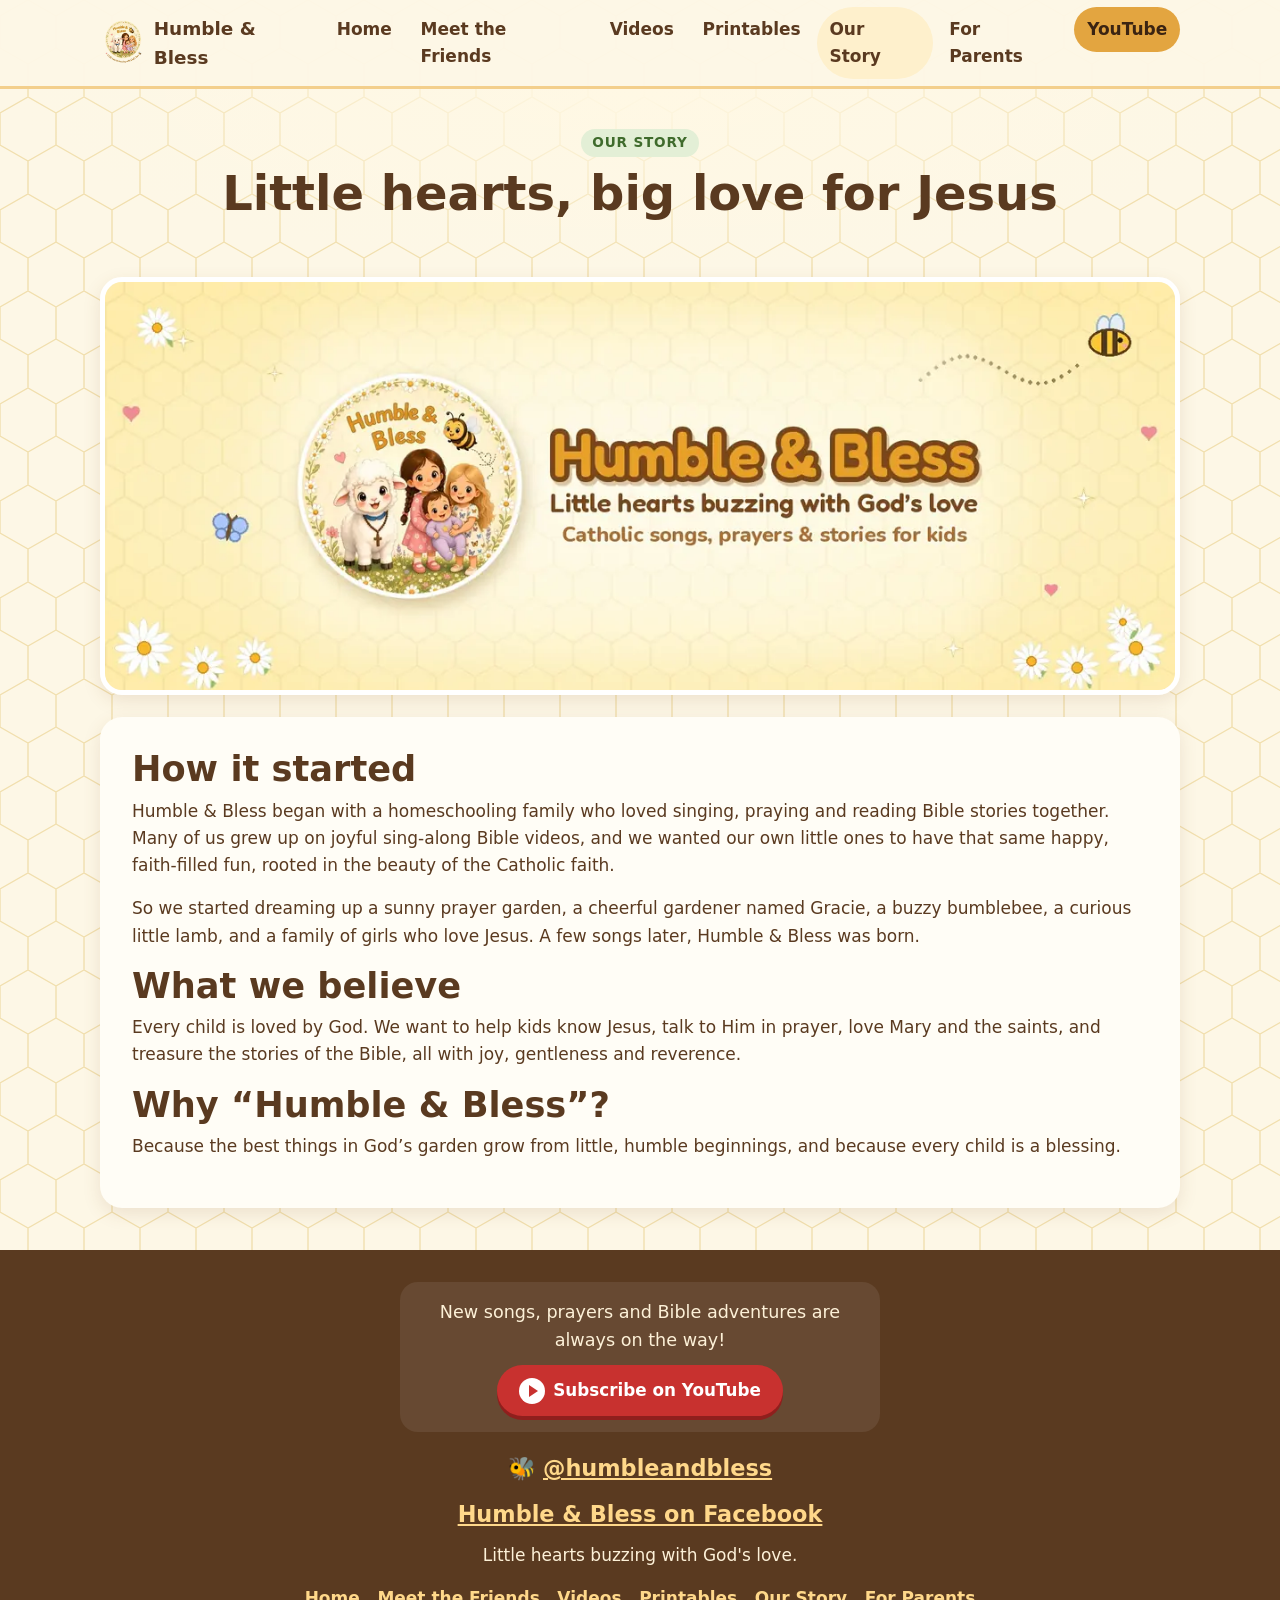
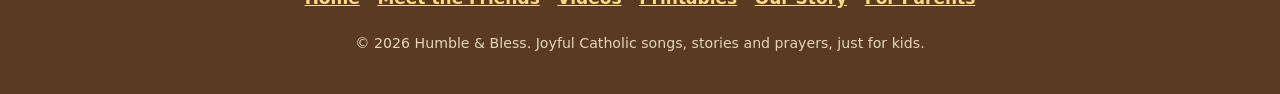
<file: about.html>
<!doctype html>
<html lang="en">
<head>
<meta charset="utf-8">
<meta name="viewport" content="width=device-width, initial-scale=1">
<title>Humble &amp; Bless | Our Story</title>
<meta name="description" content="How Humble & Bless began: a homeschooling family making joyful Catholic videos just for kids.">
<meta name="theme-color" content="#fdf7e6">
<meta property="og:title" content="Humble &amp; Bless | Our Story">
<meta property="og:description" content="How Humble & Bless began: a homeschooling family making joyful Catholic videos just for kids.">
<meta property="og:image" content="assets/cover-1200.jpg">
<link rel="icon" href="assets/icon-32.png" sizes="32x32">
<link rel="apple-touch-icon" href="assets/icon-180.png">
<link rel="stylesheet" href="style.css">
<style>.visually-hidden{position:absolute!important;width:1px;height:1px;overflow:hidden;clip:rect(0 0 0 0);white-space:nowrap}</style>
</head>
<body>
<a class="skip" href="#main">Skip to content</a>
<header class="site-header"><div class="wrap">
  <a class="brand" href="index.html"><picture><source srcset="assets/logo-160.webp" type="image/webp"><img src="assets/logo-160.png" width="46" height="46" alt=""></picture>Humble &amp; Bless</a>
  <nav class="nav" aria-label="Main">
    <ul class="nav-desktop"><li><a href="index.html">Home</a></li><li><a href="friends.html">Meet the Friends</a></li><li><a href="videos.html">Videos</a></li><li><a href="printables.html">Printables</a></li><li><a href="about.html" aria-current="page">Our Story</a></li><li><a href="parents.html">For Parents</a></li><li><a class="yt" href="https://www.youtube.com/@humbleandbless" target="_blank" rel="noopener">YouTube</a></li></ul>
    <details><summary>Menu</summary><ul><li><a href="index.html">Home</a></li><li><a href="friends.html">Meet the Friends</a></li><li><a href="videos.html">Videos</a></li><li><a href="printables.html">Printables</a></li><li><a href="about.html" aria-current="page">Our Story</a></li><li><a href="parents.html">For Parents</a></li><li><a href="https://www.youtube.com/@humbleandbless" target="_blank" rel="noopener">Watch on YouTube</a></li><li><a href="https://www.facebook.com/profile.php?id=61595625218852" target="_blank" rel="noopener">Humble &amp; Bless on Facebook</a></li></ul></details>
  </nav>
</div></header>
<main id="main">

<section class="hero" aria-labelledby="t"><div class="wrap">
 <span class="kicker">Our Story</span>
 <h1 id="t">Little hearts, big love for Jesus</h1>
</div></section>
<section style="padding-top:0"><div class="wrap">
 <picture><source type="image/webp" srcset="assets/cover-1200.webp"><img class="art" src="assets/cover-1200.jpg" width="1200" height="457" loading="lazy" alt="Humble &amp; Bless banner with the logo, honeybees and daisies, and the words Little hearts buzzing with God's love."></picture>
 <div class="panel" style="margin-top:1.4rem">
  <h2>How it started</h2>
  <p>Humble &amp; Bless began with a homeschooling family who loved singing, praying and reading Bible stories together. Many of us grew up on joyful sing-along Bible videos, and we wanted our own little ones to have that same happy, faith-filled fun, rooted in the beauty of the Catholic faith.</p>
  <p>So we started dreaming up a sunny prayer garden, a cheerful gardener named Gracie, a buzzy bumblebee, a curious little lamb, and a family of girls who love Jesus. A few songs later, Humble &amp; Bless was born.</p>
  <h2>What we believe</h2>
  <p>Every child is loved by God. We want to help kids know Jesus, talk to Him in prayer, love Mary and the saints, and treasure the stories of the Bible, all with joy, gentleness and reverence.</p>
  <h2>Why “Humble &amp; Bless”?</h2>
  <p>Because the best things in God’s garden grow from little, humble beginnings, and because every child is a blessing.</p>
 </div>
</div></section>

</main>
<footer class="site-footer"><div class="wrap">
  <div class="footer-sub"><p class="footer-sub-line">New songs, prayers and Bible adventures are always on the way!</p><a class="btn btn-sub" href="https://www.youtube.com/@humbleandbless?sub_confirmation=1" target="_blank" rel="noopener"><span class="play" aria-hidden="true"></span>Subscribe on YouTube<span class="visually-hidden"> (opens YouTube in a new tab)</span></a></div>
  <p class="handle"><span aria-hidden="true">🐝</span> <a href="https://www.youtube.com/@humbleandbless" target="_blank" rel="noopener">@humbleandbless</a></p>
  <p class="handle"><a href="https://www.facebook.com/profile.php?id=61595625218852" target="_blank" rel="noopener">Humble &amp; Bless on Facebook</a></p>
  <p>Little hearts buzzing with God's love.</p>
  <nav aria-label="Footer"><ul><li><a href="index.html">Home</a></li><li><a href="friends.html">Meet the Friends</a></li><li><a href="videos.html">Videos</a></li><li><a href="printables.html">Printables</a></li><li><a href="about.html">Our Story</a></li><li><a href="parents.html">For Parents</a></li></ul></nav>
  <small>&copy; 2026 Humble &amp; Bless. Joyful Catholic songs, stories and prayers, just for kids.</small>
</div></footer>
</body>
</html>
</file>
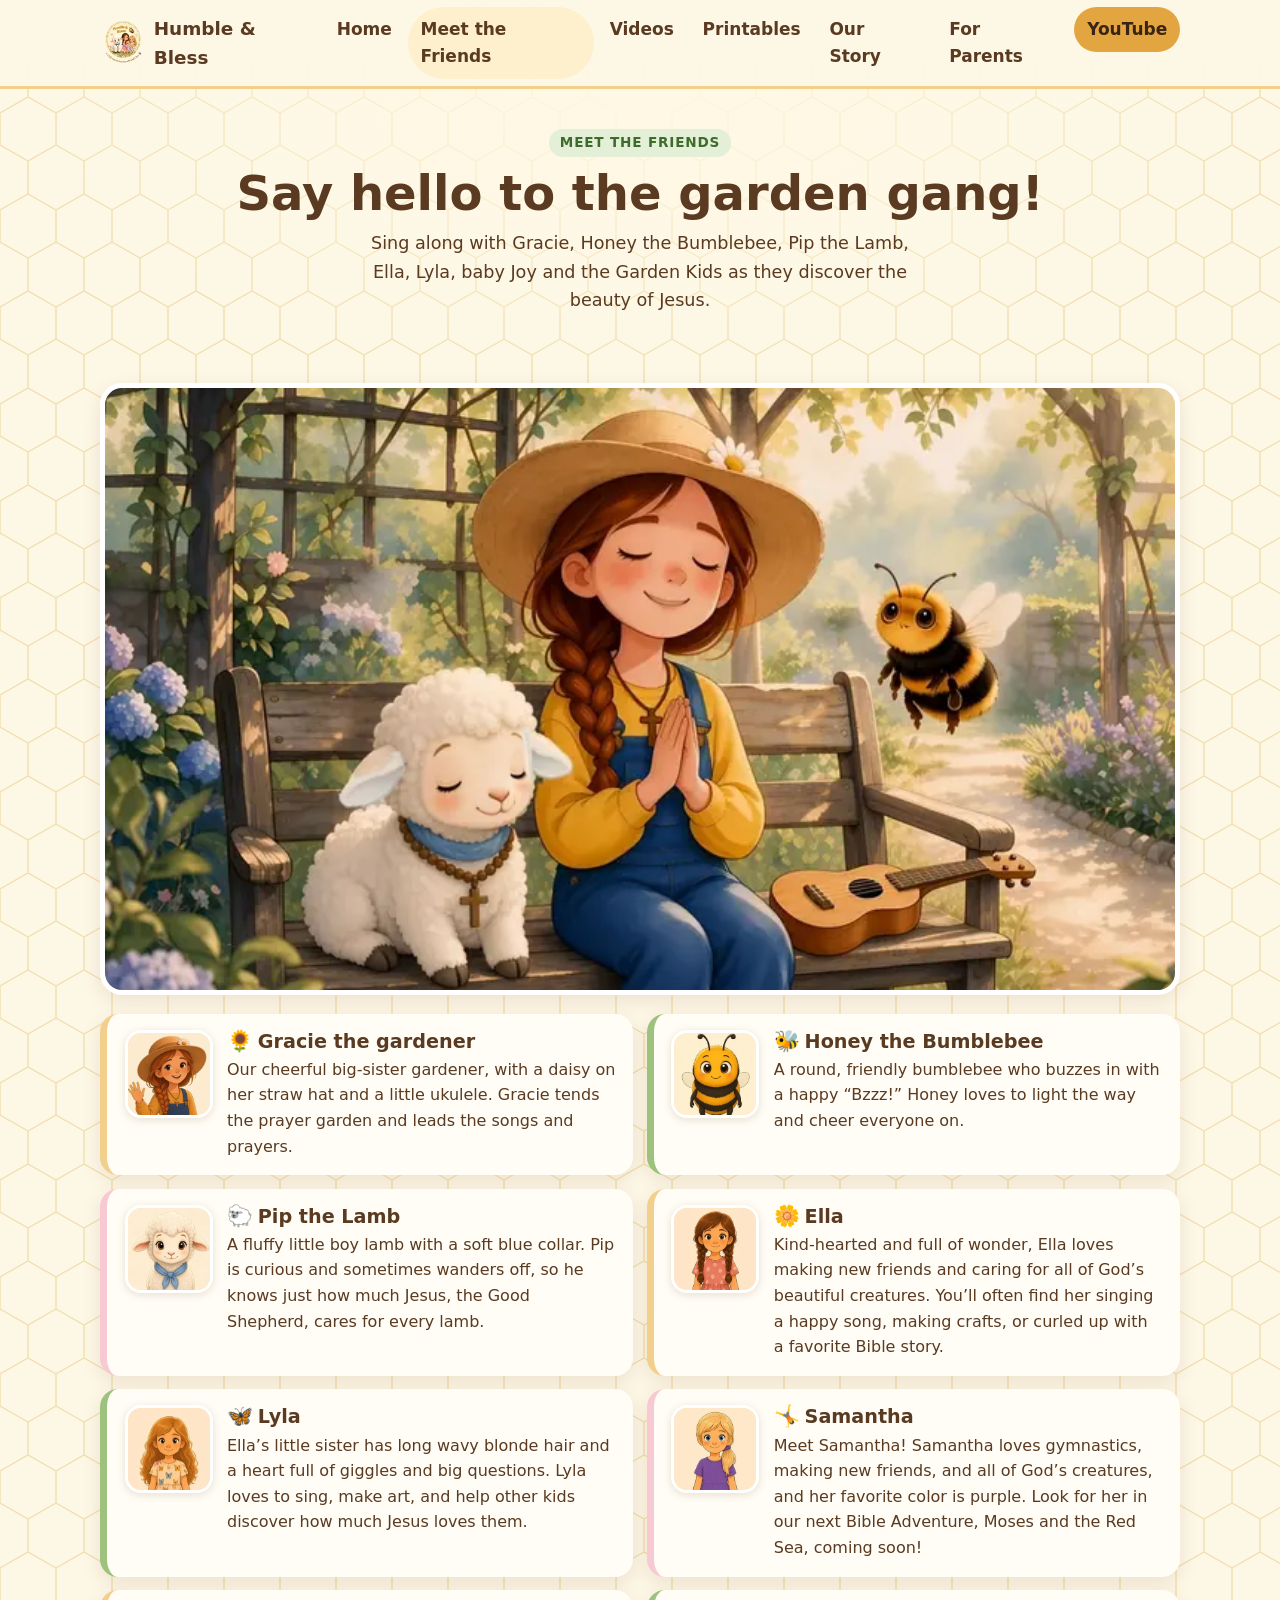
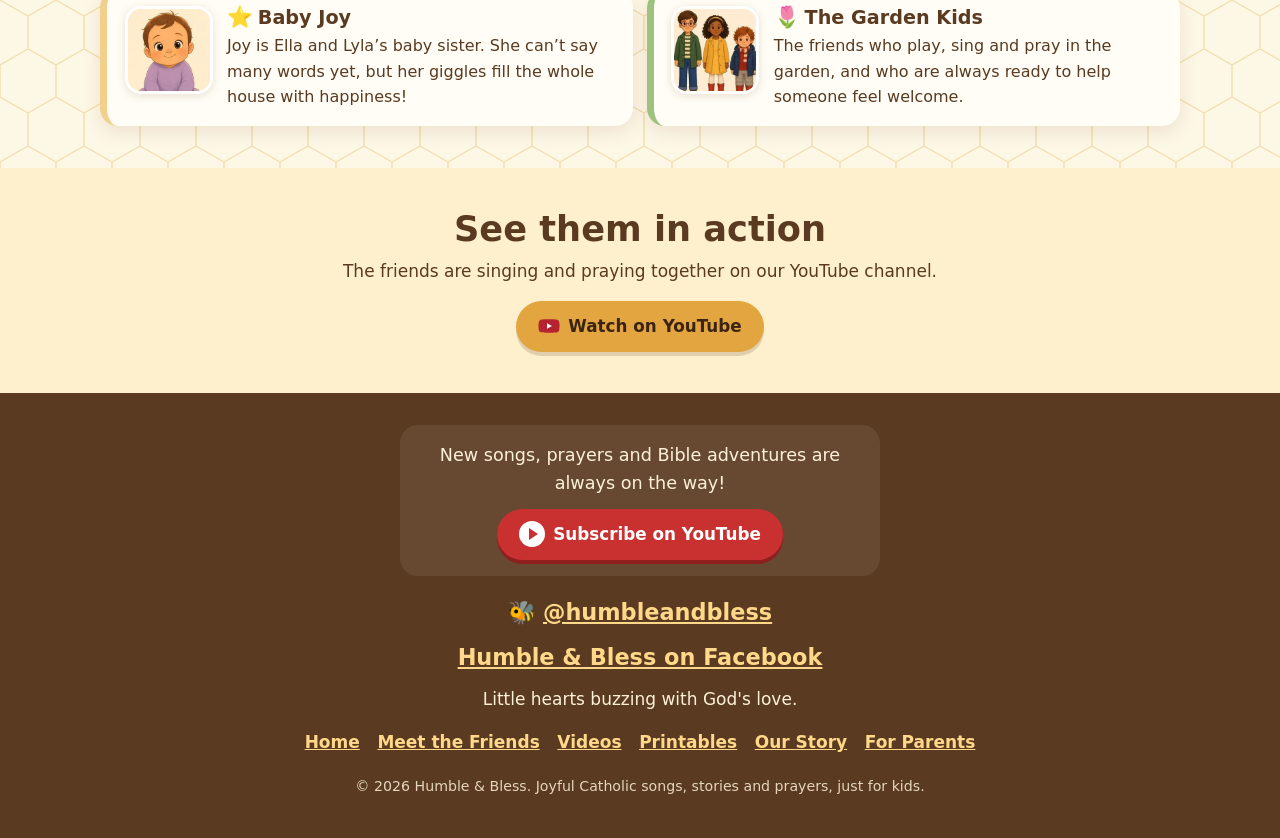
<file: friends.html>
<!doctype html>
<html lang="en">
<head>
<meta charset="utf-8">
<meta name="viewport" content="width=device-width, initial-scale=1">
<title>Humble &amp; Bless | Meet the Friends</title>
<meta name="description" content="Meet Gracie the gardener, Honey the Bumblebee, Pip the Lamb, Ella, Lyla, their friend Samantha, baby Joy and the Garden Kids.">
<meta name="theme-color" content="#fdf7e6">
<meta property="og:title" content="Humble &amp; Bless | Meet the Friends">
<meta property="og:description" content="Meet Gracie the gardener, Honey the Bumblebee, Pip the Lamb, Ella, Lyla, their friend Samantha, baby Joy and the Garden Kids.">
<meta property="og:image" content="assets/cover-1200.jpg">
<link rel="icon" href="assets/icon-32.png" sizes="32x32">
<link rel="apple-touch-icon" href="assets/icon-180.png">
<link rel="stylesheet" href="style.css">
<style>.visually-hidden{position:absolute!important;width:1px;height:1px;overflow:hidden;clip:rect(0 0 0 0);white-space:nowrap}</style>
</head>
<body>
<a class="skip" href="#main">Skip to content</a>
<header class="site-header"><div class="wrap">
  <a class="brand" href="index.html"><picture><source srcset="assets/logo-160.webp" type="image/webp"><img src="assets/logo-160.png" width="46" height="46" alt=""></picture>Humble &amp; Bless</a>
  <nav class="nav" aria-label="Main">
    <ul class="nav-desktop"><li><a href="index.html">Home</a></li><li><a href="friends.html" aria-current="page">Meet the Friends</a></li><li><a href="videos.html">Videos</a></li><li><a href="printables.html">Printables</a></li><li><a href="about.html">Our Story</a></li><li><a href="parents.html">For Parents</a></li><li><a class="yt" href="https://www.youtube.com/@humbleandbless" target="_blank" rel="noopener">YouTube</a></li></ul>
    <details><summary>Menu</summary><ul><li><a href="index.html">Home</a></li><li><a href="friends.html" aria-current="page">Meet the Friends</a></li><li><a href="videos.html">Videos</a></li><li><a href="printables.html">Printables</a></li><li><a href="about.html">Our Story</a></li><li><a href="parents.html">For Parents</a></li><li><a href="https://www.youtube.com/@humbleandbless" target="_blank" rel="noopener">Watch on YouTube</a></li><li><a href="https://www.facebook.com/profile.php?id=61595625218852" target="_blank" rel="noopener">Humble &amp; Bless on Facebook</a></li></ul></details>
  </nav>
</div></header>
<main id="main">

<section class="hero" aria-labelledby="t"><div class="wrap">
 <span class="kicker">Meet the Friends</span>
 <h1 id="t">Say hello to the garden gang!</h1>
 <p class="lead">Sing along with Gracie, Honey the Bumblebee, Pip the Lamb, Ella, Lyla, baby Joy and the Garden Kids as they discover the beauty of Jesus.</p>
</div></section>
<section style="padding-top:0"><div class="wrap">
 <picture><source type="image/webp" srcset="assets/garden-friends-720.webp 720w, assets/garden-friends-1200.webp 1200w" sizes="(min-width:700px) 50vw, 100vw"><img class="art" src="assets/garden-friends-720.jpg" srcset="assets/garden-friends-720.jpg 720w, assets/garden-friends-1200.jpg 1200w" sizes="(min-width:700px) 50vw, 100vw" width="1200" height="675" loading="lazy" alt="Gracie sits on a garden bench with her hands folded in prayer, eyes closed and smiling. Pip the Lamb, wearing his blue collar and wooden prayer beads, rests beside her, and Honey the Bumblebee hovers nearby."></picture>
 <ul class="cast"><li><picture class="cast-pic"><source type="image/webp" srcset="assets/gracie-portrait-240.webp 240w, assets/gracie-portrait-480.webp 480w" sizes="88px"><img loading="lazy" src="assets/gracie-portrait-240.jpg" srcset="assets/gracie-portrait-240.jpg 240w, assets/gracie-portrait-480.jpg 480w" sizes="88px" width="240" height="240" alt="Gracie the gardener smiles and waves, wearing her straw hat with a white daisy, a long auburn braid, a yellow shirt, blue overalls and a small gold cross."></picture><h3><span class="emoji" aria-hidden="true">🌻</span>Gracie the gardener</h3><p>Our cheerful big-sister gardener, with a daisy on her straw hat and a little ukulele. Gracie tends the prayer garden and leads the songs and prayers.</p></li><li><picture class="cast-pic"><source type="image/webp" srcset="assets/honey-portrait-240.webp 240w, assets/honey-portrait-480.webp 480w" sizes="88px"><img loading="lazy" src="assets/honey-portrait-240.jpg" srcset="assets/honey-portrait-240.jpg 240w, assets/honey-portrait-480.jpg 480w" sizes="88px" width="240" height="240" alt="Honey the Bumblebee, a round, fuzzy yellow-and-black bee with big brown eyes, curly antennae and a happy smile."></picture><h3><span class="emoji" aria-hidden="true">🐝</span>Honey the Bumblebee</h3><p>A round, friendly bumblebee who buzzes in with a happy “Bzzz!” Honey loves to light the way and cheer everyone on.</p></li><li><picture class="cast-pic"><source type="image/webp" srcset="assets/pip-portrait-240.webp 240w, assets/pip-portrait-480.webp 480w" sizes="88px"><img loading="lazy" src="assets/pip-portrait-240.jpg" srcset="assets/pip-portrait-240.jpg 240w, assets/pip-portrait-480.jpg 480w" sizes="88px" width="240" height="240" alt="Pip the Lamb, a fluffy white boy lamb with big brown eyes and a soft blue collar tied at his neck."></picture><h3><span class="emoji" aria-hidden="true">🐑</span>Pip the Lamb</h3><p>A fluffy little boy lamb with a soft blue collar. Pip is curious and sometimes wanders off, so he knows just how much Jesus, the Good Shepherd, cares for every lamb.</p></li><li><picture class="cast-pic"><source type="image/webp" srcset="assets/ella-portrait-240.webp 240w, assets/ella-portrait-480.webp 480w" sizes="88px"><img loading="lazy" src="assets/ella-portrait-240.jpg" srcset="assets/ella-portrait-240.jpg 240w, assets/ella-portrait-480.jpg 480w" sizes="88px" width="240" height="240" alt="Ella smiles, with two long brown braids and a pink dress with white daisies."></picture><h3><span class="emoji" aria-hidden="true">🌼</span>Ella</h3><p>Kind-hearted and full of wonder, Ella loves making new friends and caring for all of God’s beautiful creatures. You’ll often find her singing a happy song, making crafts, or curled up with a favorite Bible story.</p></li><li><picture class="cast-pic"><source type="image/webp" srcset="assets/lyla-portrait-240.webp 240w, assets/lyla-portrait-480.webp 480w" sizes="88px"><img loading="lazy" src="assets/lyla-portrait-240.jpg" srcset="assets/lyla-portrait-240.jpg 240w, assets/lyla-portrait-480.jpg 480w" sizes="88px" width="240" height="240" alt="Lyla smiles, with long wavy blonde hair worn down and a cream dress with colorful butterflies."></picture><h3><span class="emoji" aria-hidden="true">🦋</span>Lyla</h3><p>Ella’s little sister has long wavy blonde hair and a heart full of giggles and big questions. Lyla loves to sing, make art, and help other kids discover how much Jesus loves them.</p></li><li><picture class="cast-pic"><source type="image/webp" srcset="assets/samantha-portrait-240.webp 240w, assets/samantha-portrait-480.webp 480w" sizes="88px"><img loading="lazy" src="assets/samantha-portrait-240.jpg" srcset="assets/samantha-portrait-240.jpg 240w, assets/samantha-portrait-480.jpg 480w" sizes="88px" width="240" height="240" alt="Samantha smiles, with light golden blonde hair in a side ponytail, blue eyes and a short-sleeve purple dress with a purple scrunchie."></picture><h3><span class="emoji" aria-hidden="true">🤸</span>Samantha</h3><p>Meet Samantha! Samantha loves gymnastics, making new friends, and all of God’s creatures, and her favorite color is purple. Look for her in our next Bible Adventure, Moses and the Red Sea, coming soon!</p></li><li><picture class="cast-pic"><source type="image/webp" srcset="assets/joy-portrait-240.webp 240w, assets/joy-portrait-480.webp 480w" sizes="88px"><img loading="lazy" src="assets/joy-portrait-240.jpg" srcset="assets/joy-portrait-240.jpg 240w, assets/joy-portrait-480.jpg 480w" sizes="88px" width="240" height="240" alt="Baby Joy sits and smiles, with a wisp of brown hair, rosy cheeks and a plain lavender footed onesie."></picture><h3><span class="emoji" aria-hidden="true">⭐</span>Baby Joy</h3><p>Joy is Ella and Lyla’s baby sister. She can’t say many words yet, but her giggles fill the whole house with happiness!</p></li><li><picture class="cast-pic"><source type="image/webp" srcset="assets/garden-kids-portrait-240.webp 240w, assets/garden-kids-portrait-480.webp 480w" sizes="88px"><img loading="lazy" src="assets/garden-kids-portrait-240.jpg" srcset="assets/garden-kids-portrait-240.jpg 240w, assets/garden-kids-portrait-480.jpg 480w" sizes="88px" width="240" height="240" alt="The Garden Kids in their winter coats: Tommy with round glasses, Josie with curly hair and a yellow headband, and Ben with copper curls and a striped scarf."></picture><h3><span class="emoji" aria-hidden="true">🌷</span>The Garden Kids</h3><p>The friends who play, sing and pray in the garden, and who are always ready to help someone feel welcome.</p></li></ul>
</div></section>
<section class="band-honey"><div class="wrap center">
 <h2>See them in action</h2>
 <p>The friends are singing and praying together on our YouTube channel.</p>
 <a class="btn btn-yt" href="https://www.youtube.com/@humbleandbless" target="_blank" rel="noopener"><svg viewBox="0 0 24 24" aria-hidden="true" focusable="false"><path fill="#b4232f" d="M23 7.2a3 3 0 0 0-2.1-2.1C19 4.6 12 4.6 12 4.6s-7 0-8.9.5A3 3 0 0 0 1 7.2 31 31 0 0 0 .5 12 31 31 0 0 0 1 16.8a3 3 0 0 0 2.1 2.1c1.9.5 8.9.5 8.9.5s7 0 8.9-.5a3 3 0 0 0 2.1-2.1 31 31 0 0 0 .5-4.8 31 31 0 0 0-.5-4.8z"/><path fill="#fff" d="M9.8 15.1V8.9l5.4 3.1z"/></svg>Watch on YouTube<span class="visually-hidden"> (opens YouTube in a new tab)</span></a>
</div></section>

</main>
<footer class="site-footer"><div class="wrap">
  <div class="footer-sub"><p class="footer-sub-line">New songs, prayers and Bible adventures are always on the way!</p><a class="btn btn-sub" href="https://www.youtube.com/@humbleandbless?sub_confirmation=1" target="_blank" rel="noopener"><span class="play" aria-hidden="true"></span>Subscribe on YouTube<span class="visually-hidden"> (opens YouTube in a new tab)</span></a></div>
  <p class="handle"><span aria-hidden="true">🐝</span> <a href="https://www.youtube.com/@humbleandbless" target="_blank" rel="noopener">@humbleandbless</a></p>
  <p class="handle"><a href="https://www.facebook.com/profile.php?id=61595625218852" target="_blank" rel="noopener">Humble &amp; Bless on Facebook</a></p>
  <p>Little hearts buzzing with God's love.</p>
  <nav aria-label="Footer"><ul><li><a href="index.html">Home</a></li><li><a href="friends.html">Meet the Friends</a></li><li><a href="videos.html">Videos</a></li><li><a href="printables.html">Printables</a></li><li><a href="about.html">Our Story</a></li><li><a href="parents.html">For Parents</a></li></ul></nav>
  <small>&copy; 2026 Humble &amp; Bless. Joyful Catholic songs, stories and prayers, just for kids.</small>
</div></footer>
</body>
</html>
</file>
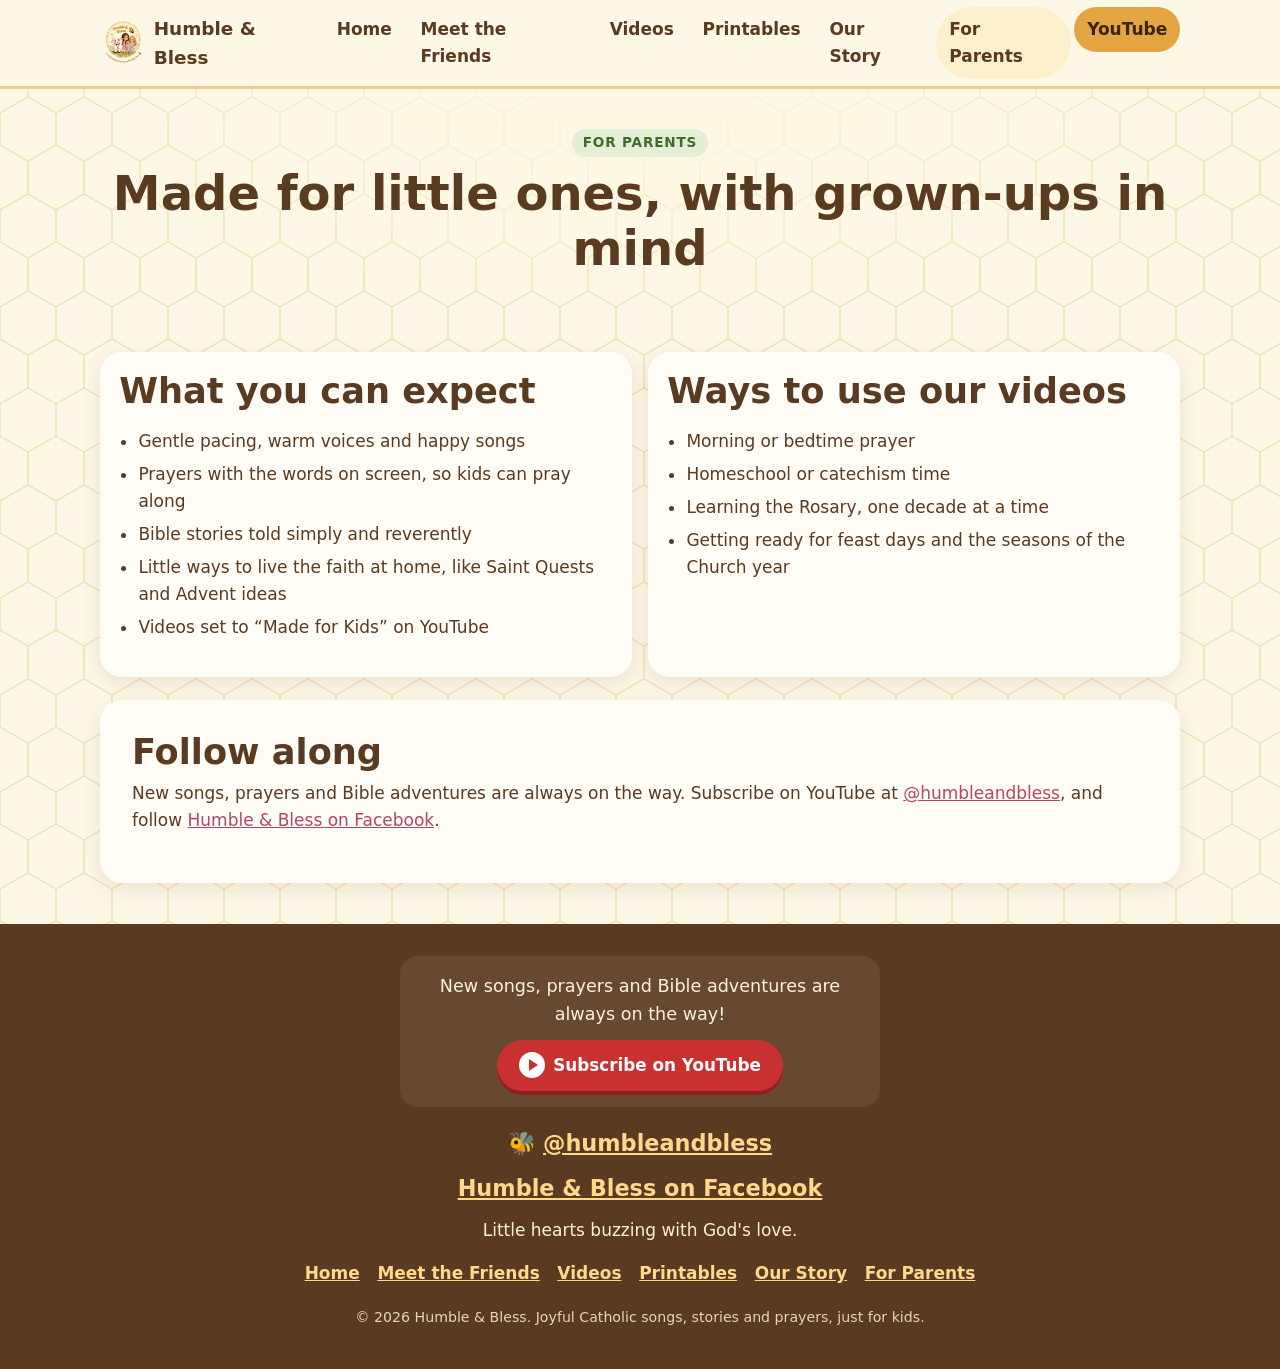
<file: parents.html>
<!doctype html>
<html lang="en">
<head>
<meta charset="utf-8">
<meta name="viewport" content="width=device-width, initial-scale=1">
<title>Humble &amp; Bless | For Parents</title>
<meta name="description" content="What parents can expect from Humble & Bless, and how to get in touch.">
<meta name="theme-color" content="#fdf7e6">
<meta property="og:title" content="Humble &amp; Bless | For Parents">
<meta property="og:description" content="What parents can expect from Humble & Bless, and how to get in touch.">
<meta property="og:image" content="assets/cover-1200.jpg">
<link rel="icon" href="assets/icon-32.png" sizes="32x32">
<link rel="apple-touch-icon" href="assets/icon-180.png">
<link rel="stylesheet" href="style.css">
<style>.visually-hidden{position:absolute!important;width:1px;height:1px;overflow:hidden;clip:rect(0 0 0 0);white-space:nowrap}</style>
</head>
<body>
<a class="skip" href="#main">Skip to content</a>
<header class="site-header"><div class="wrap">
  <a class="brand" href="index.html"><picture><source srcset="assets/logo-160.webp" type="image/webp"><img src="assets/logo-160.png" width="46" height="46" alt=""></picture>Humble &amp; Bless</a>
  <nav class="nav" aria-label="Main">
    <ul class="nav-desktop"><li><a href="index.html">Home</a></li><li><a href="friends.html">Meet the Friends</a></li><li><a href="videos.html">Videos</a></li><li><a href="printables.html">Printables</a></li><li><a href="about.html">Our Story</a></li><li><a href="parents.html" aria-current="page">For Parents</a></li><li><a class="yt" href="https://www.youtube.com/@humbleandbless" target="_blank" rel="noopener">YouTube</a></li></ul>
    <details><summary>Menu</summary><ul><li><a href="index.html">Home</a></li><li><a href="friends.html">Meet the Friends</a></li><li><a href="videos.html">Videos</a></li><li><a href="printables.html">Printables</a></li><li><a href="about.html">Our Story</a></li><li><a href="parents.html" aria-current="page">For Parents</a></li><li><a href="https://www.youtube.com/@humbleandbless" target="_blank" rel="noopener">Watch on YouTube</a></li><li><a href="https://www.facebook.com/profile.php?id=61595625218852" target="_blank" rel="noopener">Humble &amp; Bless on Facebook</a></li></ul></details>
  </nav>
</div></header>
<main id="main">

<section class="hero" aria-labelledby="t"><div class="wrap">
 <span class="kicker">For Parents</span>
 <h1 id="t">Made for little ones, with grown-ups in mind</h1>
</div></section>
<section style="padding-top:0"><div class="wrap">
 <div class="cards">
  <div class="card">
   <h2>What you can expect</h2>
   <ul class="checklist">
    <li>Gentle pacing, warm voices and happy songs</li>
    <li>Prayers with the words on screen, so kids can pray along</li>
    <li>Bible stories told simply and reverently</li>
    <li>Little ways to live the faith at home, like Saint Quests and Advent ideas</li>
    <li>Videos set to “Made for Kids” on YouTube</li>
   </ul>
  </div>
  <div class="card">
   <h2>Ways to use our videos</h2>
   <ul class="checklist">
    <li>Morning or bedtime prayer</li>
    <li>Homeschool or catechism time</li>
    <li>Learning the Rosary, one decade at a time</li>
    <li>Getting ready for feast days and the seasons of the Church year</li>
   </ul>
  </div>
 </div>
 <div class="panel" style="margin-top:1.4rem" id="contact">
  <h2>Follow along</h2>
  <p>New songs, prayers and Bible adventures are always on the way. Subscribe on YouTube at <a href="https://www.youtube.com/@humbleandbless" target="_blank" rel="noopener">@humbleandbless</a>, and follow <a href="https://www.facebook.com/profile.php?id=61595625218852" target="_blank" rel="noopener">Humble &amp; Bless on Facebook</a>.</p>
 </div>
</div></section>

</main>
<footer class="site-footer"><div class="wrap">
  <div class="footer-sub"><p class="footer-sub-line">New songs, prayers and Bible adventures are always on the way!</p><a class="btn btn-sub" href="https://www.youtube.com/@humbleandbless?sub_confirmation=1" target="_blank" rel="noopener"><span class="play" aria-hidden="true"></span>Subscribe on YouTube<span class="visually-hidden"> (opens YouTube in a new tab)</span></a></div>
  <p class="handle"><span aria-hidden="true">🐝</span> <a href="https://www.youtube.com/@humbleandbless" target="_blank" rel="noopener">@humbleandbless</a></p>
  <p class="handle"><a href="https://www.facebook.com/profile.php?id=61595625218852" target="_blank" rel="noopener">Humble &amp; Bless on Facebook</a></p>
  <p>Little hearts buzzing with God's love.</p>
  <nav aria-label="Footer"><ul><li><a href="index.html">Home</a></li><li><a href="friends.html">Meet the Friends</a></li><li><a href="videos.html">Videos</a></li><li><a href="printables.html">Printables</a></li><li><a href="about.html">Our Story</a></li><li><a href="parents.html">For Parents</a></li></ul></nav>
  <small>&copy; 2026 Humble &amp; Bless. Joyful Catholic songs, stories and prayers, just for kids.</small>
</div></footer>
</body>
</html>
</file>
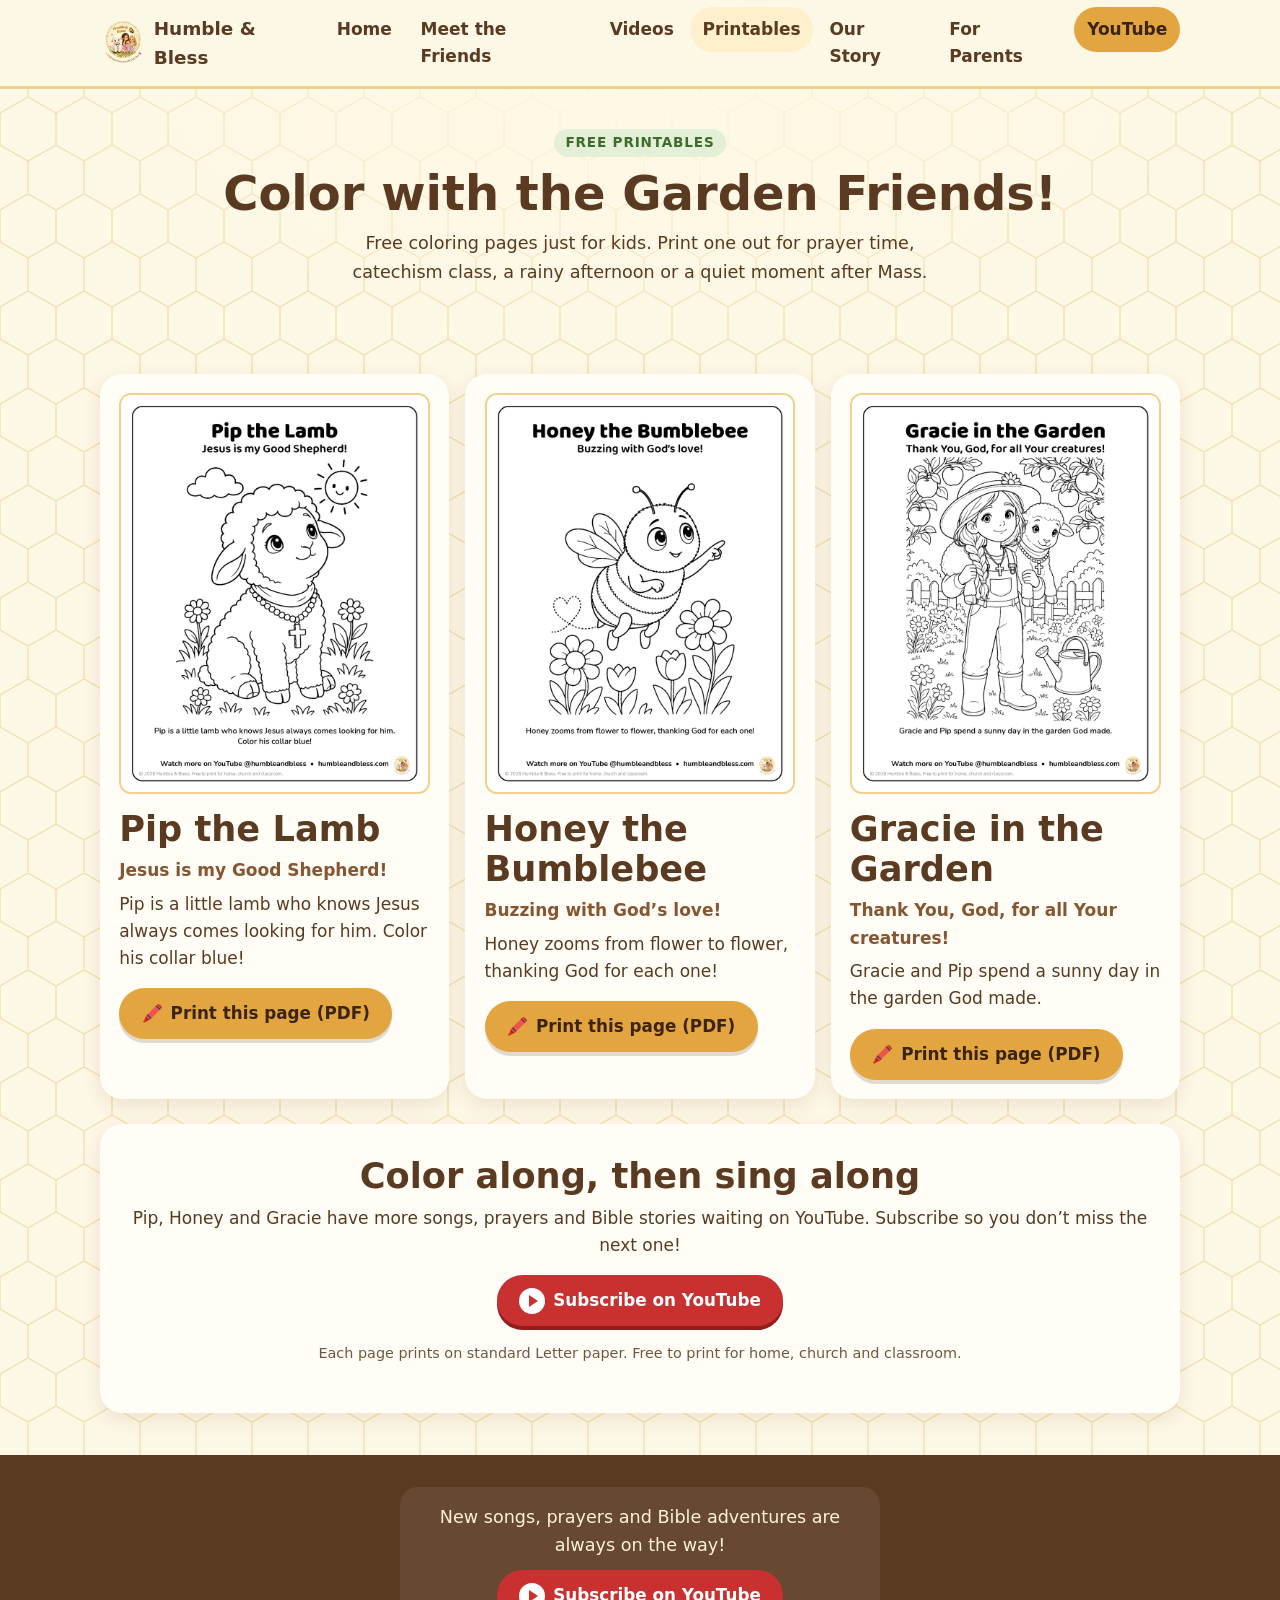
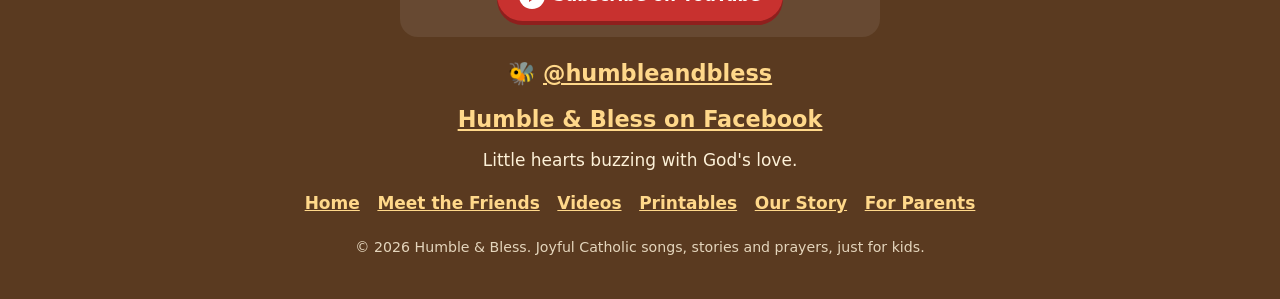
<file: printables.html>
<!doctype html>
<html lang="en">
<head>
<meta charset="utf-8">
<meta name="viewport" content="width=device-width, initial-scale=1">
<title>Humble &amp; Bless | Free Printables</title>
<meta name="description" content="Free printable Catholic coloring pages with Pip the Lamb, Honey the Bumblebee and Gracie, just for kids.">
<meta name="theme-color" content="#fdf7e6">
<meta property="og:title" content="Humble &amp; Bless | Free Printables">
<meta property="og:description" content="Free printable Catholic coloring pages with Pip the Lamb, Honey the Bumblebee and Gracie, just for kids.">
<meta property="og:image" content="printables/humbleandbless-coloring-pip.png">
<link rel="icon" href="assets/icon-32.png" sizes="32x32">
<link rel="apple-touch-icon" href="assets/icon-180.png">
<link rel="stylesheet" href="style.css">
<style>.visually-hidden{position:absolute!important;width:1px;height:1px;overflow:hidden;clip:rect(0 0 0 0);white-space:nowrap}</style>
</head>
<body>
<a class="skip" href="#main">Skip to content</a>
<header class="site-header"><div class="wrap">
  <a class="brand" href="index.html"><picture><source srcset="assets/logo-160.webp" type="image/webp"><img src="assets/logo-160.png" width="46" height="46" alt=""></picture>Humble &amp; Bless</a>
  <nav class="nav" aria-label="Main">
    <ul class="nav-desktop"><li><a href="index.html">Home</a></li><li><a href="friends.html">Meet the Friends</a></li><li><a href="videos.html">Videos</a></li><li><a href="printables.html" aria-current="page">Printables</a></li><li><a href="about.html">Our Story</a></li><li><a href="parents.html">For Parents</a></li><li><a class="yt" href="https://www.youtube.com/@humbleandbless" target="_blank" rel="noopener">YouTube</a></li></ul>
    <details><summary>Menu</summary><ul><li><a href="index.html">Home</a></li><li><a href="friends.html">Meet the Friends</a></li><li><a href="videos.html">Videos</a></li><li><a href="printables.html" aria-current="page">Printables</a></li><li><a href="about.html">Our Story</a></li><li><a href="parents.html">For Parents</a></li><li><a href="https://www.youtube.com/@humbleandbless" target="_blank" rel="noopener">Watch on YouTube</a></li><li><a href="https://www.facebook.com/profile.php?id=61595625218852" target="_blank" rel="noopener">Humble &amp; Bless on Facebook</a></li></ul></details>
  </nav>
</div></header>
<main id="main">

<section class="hero" aria-labelledby="t"><div class="wrap">
 <span class="kicker">Free Printables</span>
 <h1 id="t">Color with the Garden Friends!</h1>
 <p class="lead">Free coloring pages just for kids. Print one out for prayer time, catechism class, a rainy afternoon or a quiet moment after Mass.</p>
</div></section>

<section style="padding-top:0"><div class="wrap">
 <div class="cards three">
  <article class="card pcard">
   <a href="printables/humbleandbless-coloring-pip.pdf" target="_blank" rel="noopener"><img src="printables/humbleandbless-coloring-pip.png" width="850" height="1100" loading="lazy" alt="Coloring page: Pip the Lamb, a fluffy little lamb with a collar and a small cross, sitting in a meadow with daisies, a cloud and a smiling sun."></a>
   <h2>Pip the Lamb</h2>
   <p class="psub">Jesus is my Good Shepherd!</p>
   <p>Pip is a little lamb who knows Jesus always comes looking for him. Color his collar blue!</p>
   <a class="btn btn-yt" href="printables/humbleandbless-coloring-pip.pdf" download><span aria-hidden="true">🖍️</span>Print this page (PDF)</a>
  </article>
  <article class="card pcard">
   <a href="printables/humbleandbless-coloring-honey.pdf" target="_blank" rel="noopener"><img src="printables/humbleandbless-coloring-honey.png" width="850" height="1100" loading="lazy" alt="Coloring page: Honey the Bumblebee flying happily over big daisies and tulips, with a little heart-shaped trail."></a>
   <h2>Honey the Bumblebee</h2>
   <p class="psub">Buzzing with God’s love!</p>
   <p>Honey zooms from flower to flower, thanking God for each one!</p>
   <a class="btn btn-yt" href="printables/humbleandbless-coloring-honey.pdf" download><span aria-hidden="true">🖍️</span>Print this page (PDF)</a>
  </article>
  <article class="card pcard">
   <a href="printables/humbleandbless-coloring-gracie.pdf" target="_blank" rel="noopener"><img src="printables/humbleandbless-coloring-gracie.png" width="850" height="1100" loading="lazy" alt="Coloring page: Gracie in her sun hat, braid and overalls, holding Pip the Lamb in a garden with apple trees, a fence, flowers and a watering can."></a>
   <h2>Gracie in the Garden</h2>
   <p class="psub">Thank You, God, for all Your creatures!</p>
   <p>Gracie and Pip spend a sunny day in the garden God made.</p>
   <a class="btn btn-yt" href="printables/humbleandbless-coloring-gracie.pdf" download><span aria-hidden="true">🖍️</span>Print this page (PDF)</a>
  </article>
 </div>
 <div class="panel center" style="margin-top:1.6rem">
  <h2>Color along, then sing along</h2>
  <p>Pip, Honey and Gracie have more songs, prayers and Bible stories waiting on YouTube. Subscribe so you don’t miss the next one!</p>
  <a class="btn btn-sub" href="https://www.youtube.com/@humbleandbless?sub_confirmation=1" target="_blank" rel="noopener"><span class="play" aria-hidden="true"></span>Subscribe on YouTube<span class="visually-hidden"> (opens YouTube in a new tab)</span></a>
  <p class="small-note">Each page prints on standard Letter paper. Free to print for home, church and classroom.</p>
 </div>
</div></section>

</main>
<footer class="site-footer"><div class="wrap">
  <div class="footer-sub"><p class="footer-sub-line">New songs, prayers and Bible adventures are always on the way!</p><a class="btn btn-sub" href="https://www.youtube.com/@humbleandbless?sub_confirmation=1" target="_blank" rel="noopener"><span class="play" aria-hidden="true"></span>Subscribe on YouTube<span class="visually-hidden"> (opens YouTube in a new tab)</span></a></div>
  <p class="handle"><span aria-hidden="true">🐝</span> <a href="https://www.youtube.com/@humbleandbless" target="_blank" rel="noopener">@humbleandbless</a></p>
  <p class="handle"><a href="https://www.facebook.com/profile.php?id=61595625218852" target="_blank" rel="noopener">Humble &amp; Bless on Facebook</a></p>
  <p>Little hearts buzzing with God's love.</p>
  <nav aria-label="Footer"><ul><li><a href="index.html">Home</a></li><li><a href="friends.html">Meet the Friends</a></li><li><a href="videos.html">Videos</a></li><li><a href="printables.html">Printables</a></li><li><a href="about.html">Our Story</a></li><li><a href="parents.html">For Parents</a></li></ul></nav>
  <small>&copy; 2026 Humble &amp; Bless. Joyful Catholic songs, stories and prayers, just for kids.</small>
</div></footer>
</body>
</html>
</file>
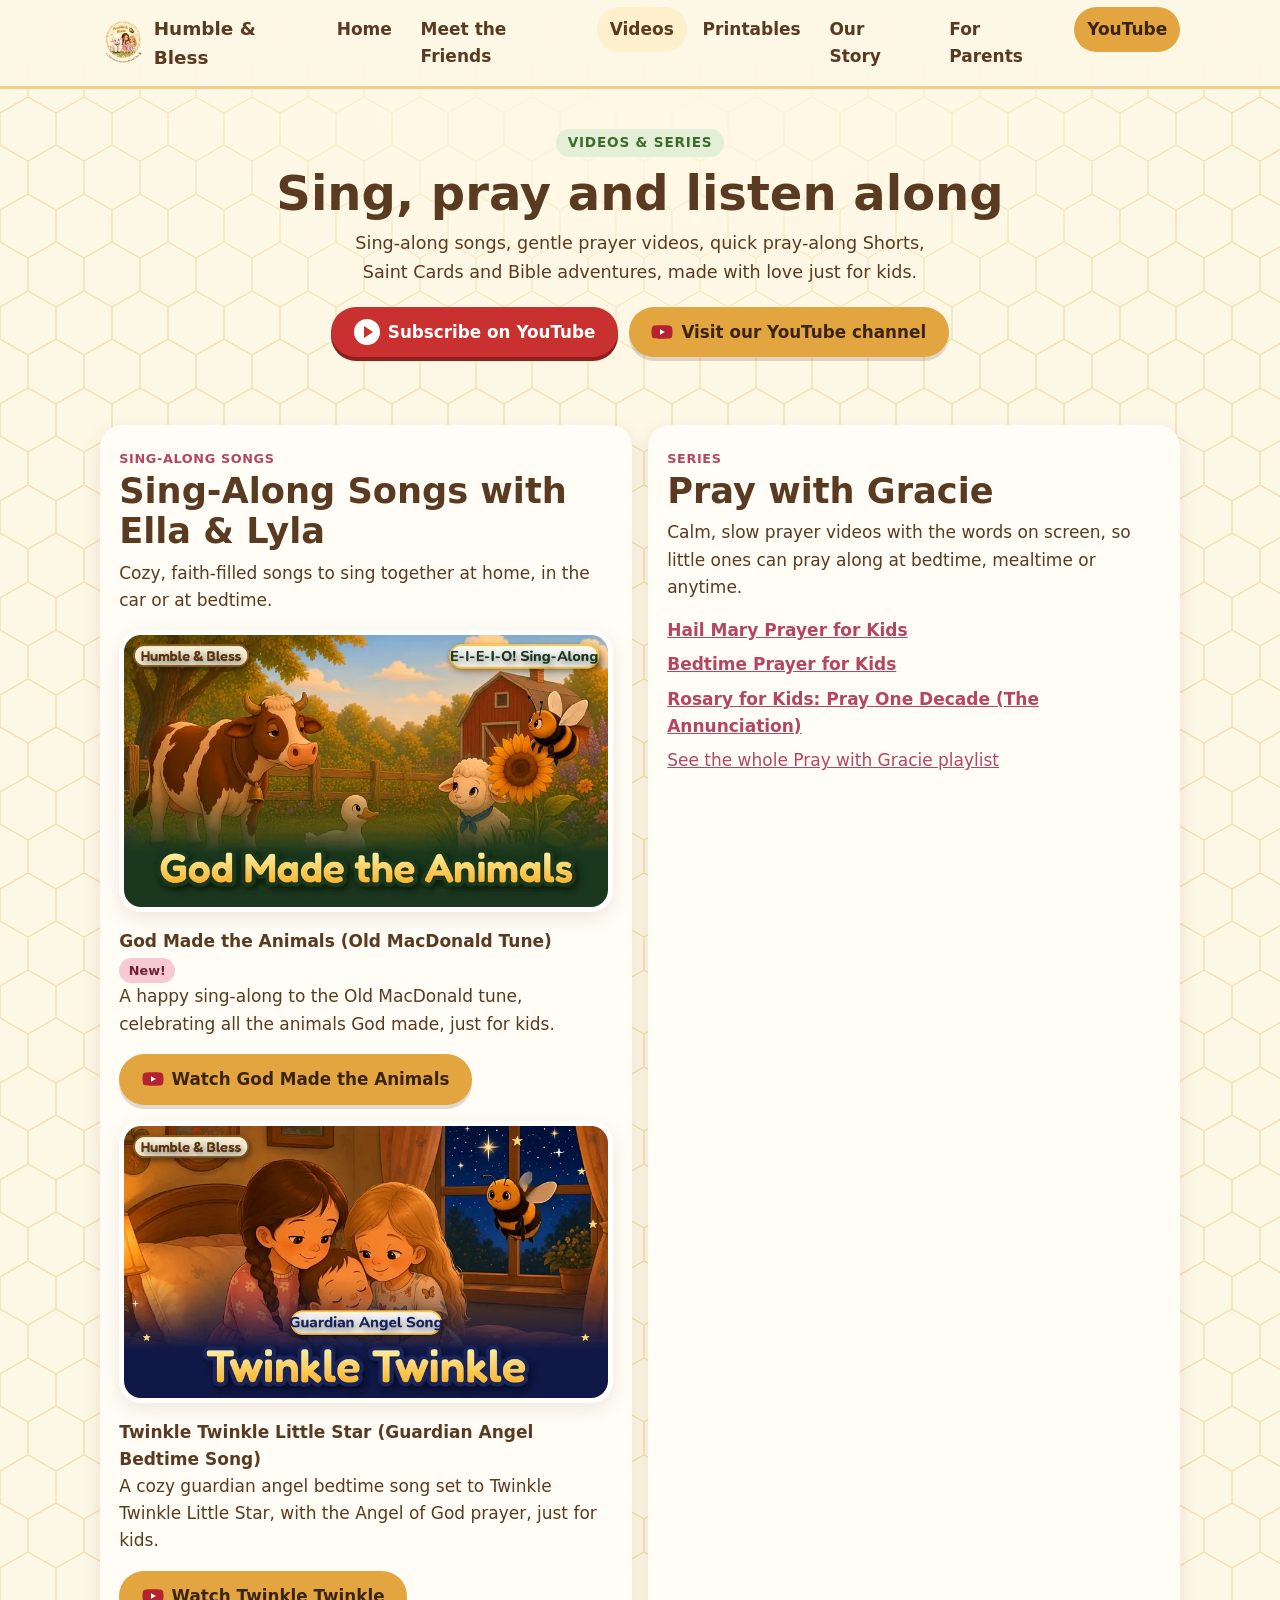
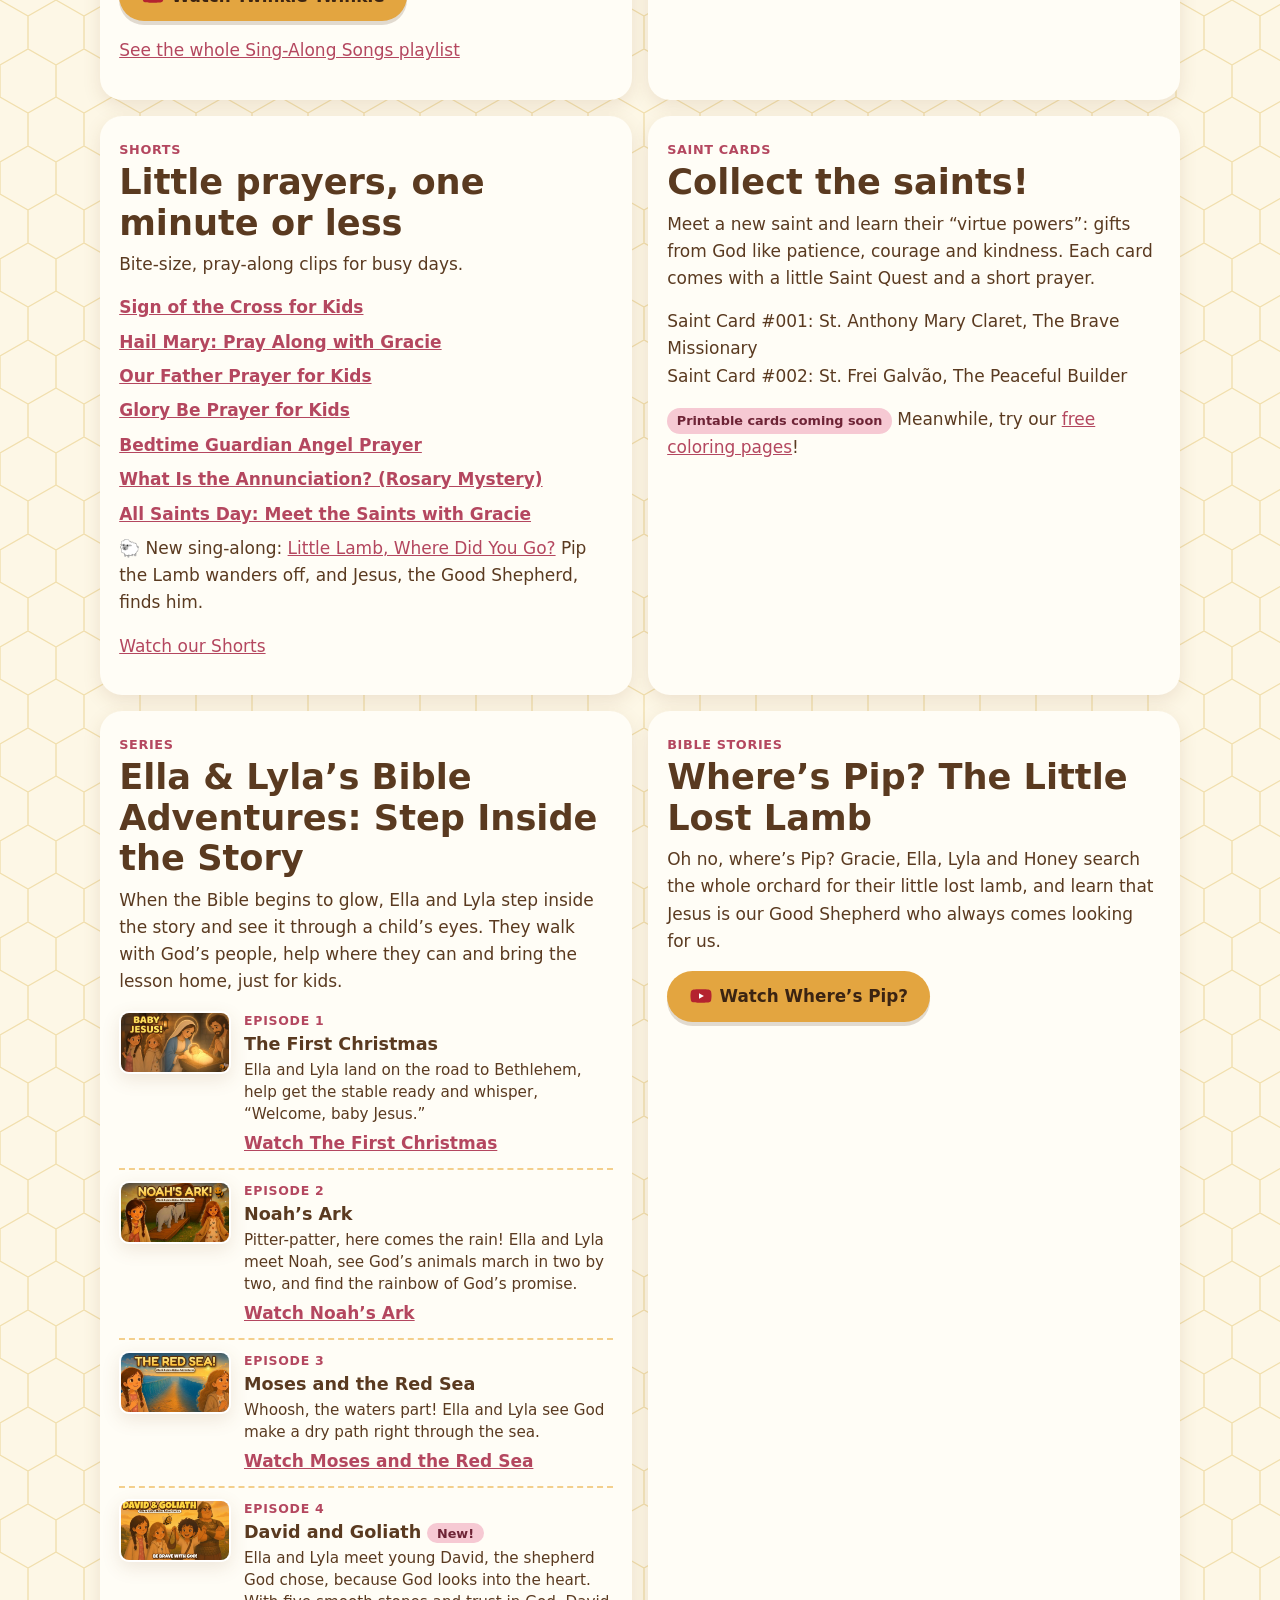
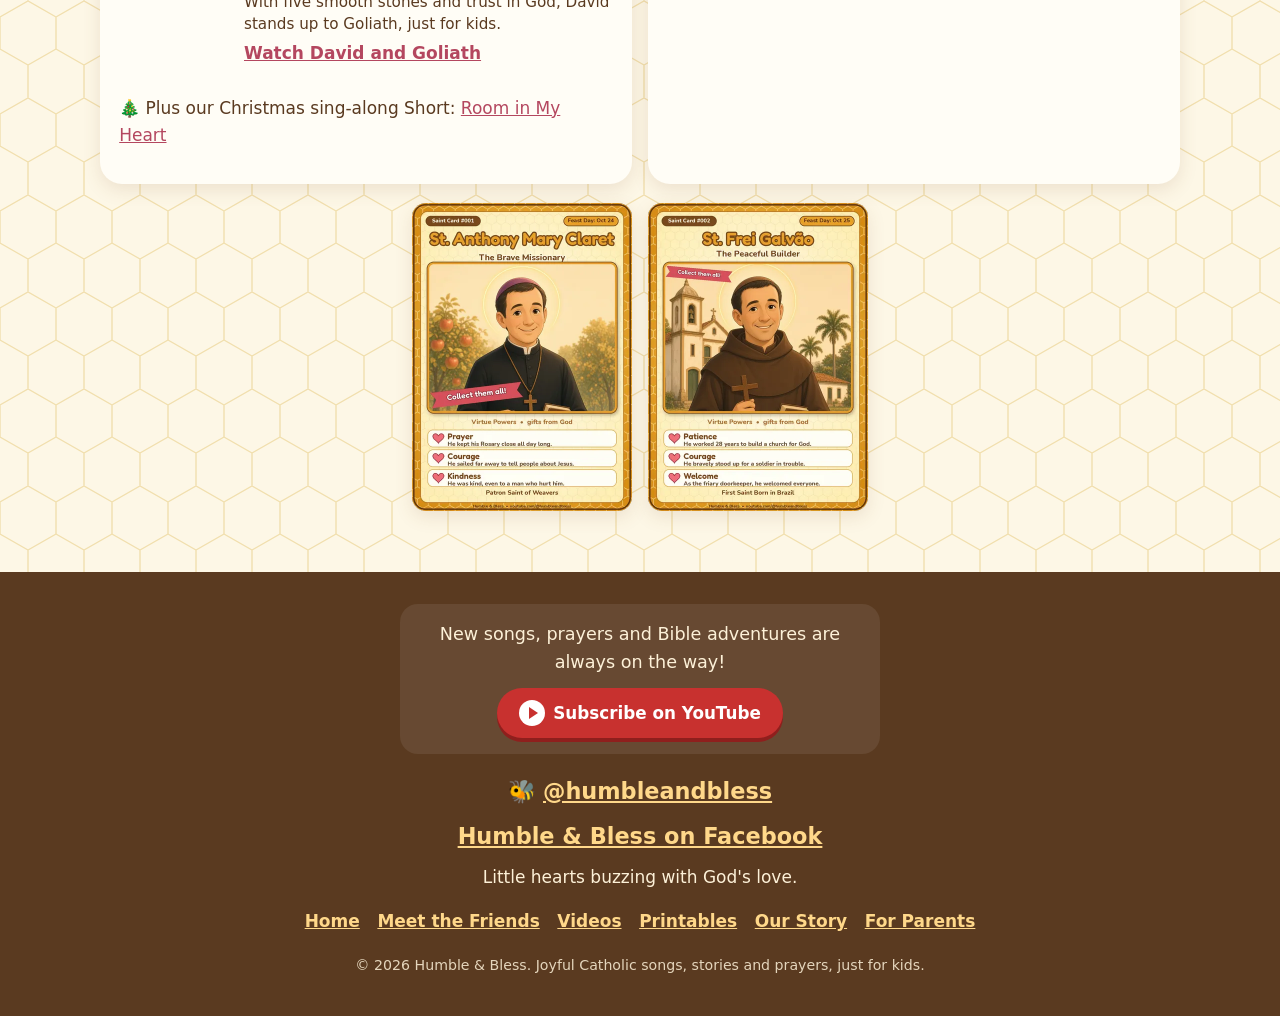
<file: videos.html>
<!doctype html>
<html lang="en">
<head>
<meta charset="utf-8">
<meta name="viewport" content="width=device-width, initial-scale=1">
<title>Humble &amp; Bless | Videos</title>
<meta name="description" content="Pray with Gracie, prayer Shorts, Saint Cards and Ella & Lyla’s Bible Adventures, just for kids.">
<meta name="theme-color" content="#fdf7e6">
<meta property="og:title" content="Humble &amp; Bless | Videos">
<meta property="og:description" content="Pray with Gracie, prayer Shorts, Saint Cards and Ella & Lyla’s Bible Adventures, just for kids.">
<meta property="og:image" content="assets/cover-1200.jpg">
<link rel="icon" href="assets/icon-32.png" sizes="32x32">
<link rel="apple-touch-icon" href="assets/icon-180.png">
<link rel="stylesheet" href="style.css">
<style>.visually-hidden{position:absolute!important;width:1px;height:1px;overflow:hidden;clip:rect(0 0 0 0);white-space:nowrap}</style>
</head>
<body>
<a class="skip" href="#main">Skip to content</a>
<header class="site-header"><div class="wrap">
  <a class="brand" href="index.html"><picture><source srcset="assets/logo-160.webp" type="image/webp"><img src="assets/logo-160.png" width="46" height="46" alt=""></picture>Humble &amp; Bless</a>
  <nav class="nav" aria-label="Main">
    <ul class="nav-desktop"><li><a href="index.html">Home</a></li><li><a href="friends.html">Meet the Friends</a></li><li><a href="videos.html" aria-current="page">Videos</a></li><li><a href="printables.html">Printables</a></li><li><a href="about.html">Our Story</a></li><li><a href="parents.html">For Parents</a></li><li><a class="yt" href="https://www.youtube.com/@humbleandbless" target="_blank" rel="noopener">YouTube</a></li></ul>
    <details><summary>Menu</summary><ul><li><a href="index.html">Home</a></li><li><a href="friends.html">Meet the Friends</a></li><li><a href="videos.html" aria-current="page">Videos</a></li><li><a href="printables.html">Printables</a></li><li><a href="about.html">Our Story</a></li><li><a href="parents.html">For Parents</a></li><li><a href="https://www.youtube.com/@humbleandbless" target="_blank" rel="noopener">Watch on YouTube</a></li><li><a href="https://www.facebook.com/profile.php?id=61595625218852" target="_blank" rel="noopener">Humble &amp; Bless on Facebook</a></li></ul></details>
  </nav>
</div></header>
<main id="main">

<section class="hero" aria-labelledby="t"><div class="wrap">
 <span class="kicker">Videos &amp; Series</span>
 <h1 id="t">Sing, pray and listen along</h1>
 <p class="lead">Sing-along songs, gentle prayer videos, quick pray-along Shorts, Saint Cards and Bible adventures, made with love just for kids.</p>
 <div class="actions"><a class="btn btn-sub" href="https://www.youtube.com/@humbleandbless?sub_confirmation=1" target="_blank" rel="noopener"><span class="play" aria-hidden="true"></span>Subscribe on YouTube<span class="visually-hidden"> (opens YouTube in a new tab)</span></a><a class="btn btn-yt" href="https://www.youtube.com/@humbleandbless" target="_blank" rel="noopener"><svg viewBox="0 0 24 24" aria-hidden="true" focusable="false"><path fill="#b4232f" d="M23 7.2a3 3 0 0 0-2.1-2.1C19 4.6 12 4.6 12 4.6s-7 0-8.9.5A3 3 0 0 0 1 7.2 31 31 0 0 0 .5 12 31 31 0 0 0 1 16.8a3 3 0 0 0 2.1 2.1c1.9.5 8.9.5 8.9.5s7 0 8.9-.5a3 3 0 0 0 2.1-2.1 31 31 0 0 0 .5-4.8 31 31 0 0 0-.5-4.8z"/><path fill="#fff" d="M9.8 15.1V8.9l5.4 3.1z"/></svg>Visit our YouTube channel<span class="visually-hidden"> (opens YouTube in a new tab)</span></a></div>
</div></section>

<section style="padding-top:0"><div class="wrap">
 <div class="cards">
  <article class="card" id="songs">
   <span class="tag">Sing-Along Songs</span>
   <h2>Sing-Along Songs with Ella &amp; Lyla</h2>
   <p>Cozy, faith-filled songs to sing together at home, in the car or at bedtime.</p>
   <picture><source type="image/webp" srcset="assets/god-made-the-animals-800.webp 800w, assets/god-made-the-animals-1600.webp 1600w" sizes="(min-width:700px) 45vw, 100vw"><img loading="lazy" class="art" src="assets/god-made-the-animals-800.jpg" srcset="assets/god-made-the-animals-800.jpg 800w, assets/god-made-the-animals-1600.jpg 1600w" sizes="(min-width:700px) 45vw, 100vw" width="1600" height="900" alt="God Made the Animals thumbnail: a smiling cow, a duck and a woolly lamb in a blue collar gather by a red barn on a sunny farm, while Honey the Bumblebee rests on a sunflower."></picture>
   <p style="margin-top:1rem"><strong>God Made the Animals (Old MacDonald Tune)</strong> <span class="soon">New!</span><br>A happy sing-along to the Old MacDonald tune, celebrating all the animals God made, just for kids.</p>
   <p><a class="btn btn-yt" href="https://www.youtube.com/watch?v=ljyUgglnSR8" target="_blank" rel="noopener"><svg viewBox="0 0 24 24" aria-hidden="true" focusable="false"><path fill="#b4232f" d="M23 7.2a3 3 0 0 0-2.1-2.1C19 4.6 12 4.6 12 4.6s-7 0-8.9.5A3 3 0 0 0 1 7.2 31 31 0 0 0 .5 12 31 31 0 0 0 1 16.8a3 3 0 0 0 2.1 2.1c1.9.5 8.9.5 8.9.5s7 0 8.9-.5a3 3 0 0 0 2.1-2.1 31 31 0 0 0 .5-4.8 31 31 0 0 0-.5-4.8z"/><path fill="#fff" d="M9.8 15.1V8.9l5.4 3.1z"/></svg>Watch God Made the Animals<span class="visually-hidden"> (opens YouTube in a new tab)</span></a></p>
   <picture><source type="image/webp" srcset="assets/twinkle-guardian-angel-800.webp 800w, assets/twinkle-guardian-angel-1600.webp 1600w" sizes="(min-width:700px) 45vw, 100vw"><img loading="lazy" class="art" src="assets/twinkle-guardian-angel-800.jpg" srcset="assets/twinkle-guardian-angel-800.jpg 800w, assets/twinkle-guardian-angel-1600.jpg 1600w" sizes="(min-width:700px) 45vw, 100vw" width="1600" height="900" alt="Twinkle Twinkle Guardian Angel Song thumbnail: two sisters in pajamas cuddle a sleeping baby at bedtime, while Honey the Bumblebee buzzes by a starry window."></picture>
   <p style="margin-top:1rem"><strong>Twinkle Twinkle Little Star (Guardian Angel Bedtime Song)</strong><br>A cozy guardian angel bedtime song set to Twinkle Twinkle Little Star, with the Angel of God prayer, just for kids.</p>
   <p><a class="btn btn-yt" href="https://www.youtube.com/watch?v=O2-9jdwNd1s" target="_blank" rel="noopener"><svg viewBox="0 0 24 24" aria-hidden="true" focusable="false"><path fill="#b4232f" d="M23 7.2a3 3 0 0 0-2.1-2.1C19 4.6 12 4.6 12 4.6s-7 0-8.9.5A3 3 0 0 0 1 7.2 31 31 0 0 0 .5 12 31 31 0 0 0 1 16.8a3 3 0 0 0 2.1 2.1c1.9.5 8.9.5 8.9.5s7 0 8.9-.5a3 3 0 0 0 2.1-2.1 31 31 0 0 0 .5-4.8 31 31 0 0 0-.5-4.8z"/><path fill="#fff" d="M9.8 15.1V8.9l5.4 3.1z"/></svg>Watch Twinkle Twinkle<span class="visually-hidden"> (opens YouTube in a new tab)</span></a></p>
   <p><a href="https://www.youtube.com/playlist?list=PLPlU8rTU6QDc" target="_blank" rel="noopener">See the whole Sing-Along Songs playlist</a><span class="visually-hidden"> (opens YouTube in a new tab)</span></p>
  </article>

  <article class="card" id="prayers">
   <span class="tag">Series</span>
   <h2>Pray with Gracie</h2>
   <p>Calm, slow prayer videos with the words on screen, so little ones can pray along at bedtime, mealtime or anytime.</p>
   <ul class="video-list">
    <li><a href="https://www.youtube.com/watch?v=5GLkX07S0ZY" target="_blank" rel="noopener">Hail Mary Prayer for Kids</a></li>
    <li><a href="https://www.youtube.com/watch?v=szycV0irWLc" target="_blank" rel="noopener">Bedtime Prayer for Kids</a></li>
    <li><a href="https://www.youtube.com/watch?v=rE-Jon-u0QA" target="_blank" rel="noopener">Rosary for Kids: Pray One Decade (The Annunciation)</a></li>
   </ul>
   <p><a href="https://www.youtube.com/playlist?list=PLHAvgQTsKZ7o" target="_blank" rel="noopener">See the whole Pray with Gracie playlist</a></p>
  </article>

  <article class="card" id="shorts">
   <span class="tag">Shorts</span>
   <h2>Little prayers, one minute or less</h2>
   <p>Bite-size, pray-along clips for busy days.</p>
   <ul class="video-list">
    <li><a href="https://www.youtube.com/shorts/FbC0HoRc5l4" target="_blank" rel="noopener">Sign of the Cross for Kids</a></li>
    <li><a href="https://www.youtube.com/shorts/-Lm-EICypIE" target="_blank" rel="noopener">Hail Mary: Pray Along with Gracie</a></li>
    <li><a href="https://www.youtube.com/shorts/HCx_NtsaXik" target="_blank" rel="noopener">Our Father Prayer for Kids</a></li>
    <li><a href="https://www.youtube.com/shorts/gzEvVCmJq8Q" target="_blank" rel="noopener">Glory Be Prayer for Kids</a></li>
    <li><a href="https://www.youtube.com/shorts/jADUckUtaCA" target="_blank" rel="noopener">Bedtime Guardian Angel Prayer</a></li>
    <li><a href="https://www.youtube.com/shorts/6xixYgCFJYo" target="_blank" rel="noopener">What Is the Annunciation? (Rosary Mystery)</a></li>
    <li><a href="https://www.youtube.com/shorts/80iHaX-k9B8" target="_blank" rel="noopener">All Saints Day: Meet the Saints with Gracie</a></li>
   </ul>
   <p>🐑 New sing-along: <a href="https://www.youtube.com/shorts/8HEfYvl8IWw" target="_blank" rel="noopener">Little Lamb, Where Did You Go?</a> Pip the Lamb wanders off, and Jesus, the Good Shepherd, finds him.</p>
   <p><a href="https://www.youtube.com/@humbleandbless/shorts" target="_blank" rel="noopener">Watch our Shorts</a></p>
  </article>

  <article class="card" id="saints">
   <span class="tag">Saint Cards</span>
   <h2>Collect the saints!</h2>
   <p>Meet a new saint and learn their “virtue powers”: gifts from God like patience, courage and kindness. Each card comes with a little Saint Quest and a short prayer.</p>
   <p>Saint Card #001: St. Anthony Mary Claret, The Brave Missionary<br>Saint Card #002: St. Frei Galvão, The Peaceful Builder</p>
   <p><span class="soon">Printable cards coming soon</span> Meanwhile, try our <a href="printables.html">free coloring pages</a>!</p>
  </article>

  <article class="card" id="adventures">
   <span class="tag">Series</span>
   <h2>Ella &amp; Lyla’s Bible Adventures: Step Inside the Story</h2>
   <p>When the Bible begins to glow, Ella and Lyla step inside the story and see it through a child’s eyes. They walk with God’s people, help where they can and bring the lesson home, just for kids.</p>
   <ol class="ep-list">
    <li><picture><source type="image/webp" srcset="assets/ep01-first-christmas-720.webp"><img loading="lazy" src="assets/ep01-first-christmas-720.jpg" width="720" height="405" alt="The First Christmas thumbnail: Ella and Lyla peek into the stable as Mary smiles down at baby Jesus in the manger, with Joseph and Honey the Bumblebee nearby."></picture><div><span class="ep-num">Episode 1</span><strong>The First Christmas</strong><p>Ella and Lyla land on the road to Bethlehem, help get the stable ready and whisper, “Welcome, baby Jesus.”</p><a class="ep-watch" href="https://www.youtube.com/watch?v=efXVd5yQIn0" target="_blank" rel="noopener">Watch The First Christmas<span class="visually-hidden"> (opens YouTube in a new tab)</span></a></div></li>
    <li><picture><source type="image/webp" srcset="assets/noahs-ark-ep2-800.webp"><img loading="lazy" src="assets/noahs-ark-ep2-800.jpg" width="800" height="450" alt="Noah&#39;s Ark thumbnail: Ella and Lyla smile beside two elephants walking up the ramp into the ark, while Honey the bee buzzes above."></picture><div><span class="ep-num">Episode 2</span><strong>Noah’s Ark</strong><p>Pitter-patter, here comes the rain! Ella and Lyla meet Noah, see God’s animals march in two by two, and find the rainbow of God’s promise.</p><a class="ep-watch" href="https://www.youtube.com/watch?v=ct7Eij3Bv-0" target="_blank" rel="noopener">Watch Noah’s Ark<span class="visually-hidden"> (opens YouTube in a new tab)</span></a></div></li>
    <li><picture><source type="image/webp" srcset="assets/moses-red-sea-ep3-800.webp"><img loading="lazy" src="assets/moses-red-sea-ep3-800.jpg" width="800" height="450" alt="Moses and the Red Sea thumbnail: Ella and Lyla gaze in wonder at a dry path through tall walls of water at sunrise."></picture><div><span class="ep-num">Episode 3</span><strong>Moses and the Red Sea</strong><p>Whoosh, the waters part! Ella and Lyla see God make a dry path right through the sea.</p><a class="ep-watch" href="https://www.youtube.com/watch?v=oh0t_GDRH9E" target="_blank" rel="noopener">Watch Moses and the Red Sea<span class="visually-hidden"> (opens YouTube in a new tab)</span></a></div></li>
    <li><picture><source type="image/webp" srcset="assets/david-goliath-ep4-800.webp"><img loading="lazy" src="assets/david-goliath-ep4-800.jpg" width="800" height="450" alt="David and Goliath episode thumbnail with the words Be Brave with God! and Ella &amp; Lyla&#39;s Bible Adventures. Ella and Lyla watch young David cheer with his sling as Honey the bee buzzes nearby and tall Goliath stands with his arms crossed."></picture><div><span class="ep-num">Episode 4</span><strong>David and Goliath <span class="soon">New!</span></strong><p>Ella and Lyla meet young David, the shepherd God chose, because God looks into the heart. With five smooth stones and trust in God, David stands up to Goliath, just for kids.</p><a class="ep-watch" href="https://www.youtube.com/watch?v=qYBxkoGJtcc" target="_blank" rel="noopener">Watch David and Goliath<span class="visually-hidden"> (opens YouTube in a new tab)</span></a></div></li>
   </ol>
   <p class="ep1-short">🎄 Plus our Christmas sing-along Short: <a href="https://www.youtube.com/shorts/kmtga_UEZz4" target="_blank" rel="noopener">Room in My Heart</a></p>
  </article>

  <article class="card" id="stories">
   <span class="tag">Bible Stories</span>
   <h2>Where’s Pip? The Little Lost Lamb</h2>
   <p>Oh no, where’s Pip? Gracie, Ella, Lyla and Honey search the whole orchard for their little lost lamb, and learn that Jesus is our Good Shepherd who always comes looking for us.</p>
   <p><a class="btn btn-yt" href="https://www.youtube.com/watch?v=LS2a0nvw47Y" target="_blank" rel="noopener"><svg viewBox="0 0 24 24" aria-hidden="true" focusable="false"><path fill="#b4232f" d="M23 7.2a3 3 0 0 0-2.1-2.1C19 4.6 12 4.6 12 4.6s-7 0-8.9.5A3 3 0 0 0 1 7.2 31 31 0 0 0 .5 12 31 31 0 0 0 1 16.8a3 3 0 0 0 2.1 2.1c1.9.5 8.9.5 8.9.5s7 0 8.9-.5a3 3 0 0 0 2.1-2.1 31 31 0 0 0 .5-4.8 31 31 0 0 0-.5-4.8z"/><path fill="#fff" d="M9.8 15.1V8.9l5.4 3.1z"/></svg>Watch Where’s Pip?<span class="visually-hidden"> (opens YouTube in a new tab)</span></a></p>
  </article>
 </div>
 <div class="saints">
<picture><source type="image/webp" srcset="assets/saint-card-001.webp"><img src="assets/saint-card-001.jpg" width="440" height="616" loading="lazy" alt="Saint Card number 1: St. Anthony Mary Claret, The Brave Missionary. Virtue powers: prayer, courage and kindness."></picture>
<picture><source type="image/webp" srcset="assets/saint-card-002.webp"><img src="assets/saint-card-002.jpg" width="440" height="616" loading="lazy" alt="Saint Card number 2: St. Frei Galvão, The Peaceful Builder. Virtue powers: patience, courage and welcome."></picture>
</div>
</div></section>

</main>
<footer class="site-footer"><div class="wrap">
  <div class="footer-sub"><p class="footer-sub-line">New songs, prayers and Bible adventures are always on the way!</p><a class="btn btn-sub" href="https://www.youtube.com/@humbleandbless?sub_confirmation=1" target="_blank" rel="noopener"><span class="play" aria-hidden="true"></span>Subscribe on YouTube<span class="visually-hidden"> (opens YouTube in a new tab)</span></a></div>
  <p class="handle"><span aria-hidden="true">🐝</span> <a href="https://www.youtube.com/@humbleandbless" target="_blank" rel="noopener">@humbleandbless</a></p>
  <p class="handle"><a href="https://www.facebook.com/profile.php?id=61595625218852" target="_blank" rel="noopener">Humble &amp; Bless on Facebook</a></p>
  <p>Little hearts buzzing with God's love.</p>
  <nav aria-label="Footer"><ul><li><a href="index.html">Home</a></li><li><a href="friends.html">Meet the Friends</a></li><li><a href="videos.html">Videos</a></li><li><a href="printables.html">Printables</a></li><li><a href="about.html">Our Story</a></li><li><a href="parents.html">For Parents</a></li></ul></nav>
  <small>&copy; 2026 Humble &amp; Bless. Joyful Catholic songs, stories and prayers, just for kids.</small>
</div></footer>
</body>
</html>
</file>
<file: style.css>
/* Humble & Bless: draft styles. Mobile-first. Colors pulled from the official logo. */
:root{
  --cream:#fdf7e6; --cream-2:#fef0cc; --card:#fffdf6;
  --honey:#e3a540; --honey-soft:#f3cf8c; --honey-deep:#c99355;
  --brown:#5a3a20; --brown-soft:#865632;
  --green:#9cc27e; --green-soft:#e3efd6; --green-deep:#3f6b2c;
  --blush:#f6c9d3; --blush-soft:#fdebef; --blush-deep:#b4475f;
  --radius:22px; --shadow:0 6px 18px rgba(134,86,50,.13);
  --font:"Nunito","Quicksand","Trebuchet MS",system-ui,-apple-system,"Segoe UI",Roboto,sans-serif;
  --display:"Baloo 2","Fredoka","Nunito","Trebuchet MS",system-ui,sans-serif;
}
*{box-sizing:border-box}
html{-webkit-text-size-adjust:100%}
body{margin:0;font-family:var(--font);font-size:1.0625rem;line-height:1.6;color:var(--brown);
  background-color:var(--cream);
  background-image:url("data:image/svg+xml,%3Csvg xmlns='http://www.w3.org/2000/svg' width='56' height='97' viewBox='0 0 56 97'%3E%3Cpath d='M28 0l28 16v32L28 64 0 48V16zM28 64v33M0 16L-28 0M56 16l28-16' fill='none' stroke='%23f1dfae' stroke-width='1.4'/%3E%3C/svg%3E");}
img{max-width:100%;height:auto;display:block}
a{color:var(--blush-deep)}
a:hover{color:var(--brown)}
:focus-visible{outline:3px solid var(--honey);outline-offset:3px;border-radius:6px}
.skip{position:absolute;left:-999px;top:0;background:var(--brown);color:#fff;padding:.6rem 1rem;z-index:10;border-radius:0 0 10px 0}
.skip:focus{left:0}
.wrap{width:min(100% - 2rem,1080px);margin-inline:auto}
h1,h2,h3{font-family:var(--display);line-height:1.15;color:var(--brown);margin:0 0 .5rem}
h1{font-size:clamp(1.9rem,7vw,3rem)}
h2{font-size:clamp(1.55rem,5.5vw,2.2rem)}
h3{font-size:1.25rem}
p{margin:0 0 1rem}
.kicker{display:inline-block;font-weight:800;font-size:.85rem;letter-spacing:.06em;text-transform:uppercase;color:var(--green-deep);background:var(--green-soft);padding:.2rem .7rem;border-radius:99px;margin-bottom:.6rem}

/* header */
.site-header{background:rgba(253,247,230,.96);border-bottom:3px solid var(--honey-soft);position:sticky;top:0;z-index:5}
.site-header .wrap{display:flex;align-items:center;justify-content:space-between;gap:.5rem;padding:.45rem 0}
.brand{display:flex;align-items:center;gap:.5rem;text-decoration:none;color:var(--brown);font-family:var(--display);font-weight:800;font-size:1.15rem}
.brand img{width:46px;height:46px}
.nav details{position:relative}
.nav summary{list-style:none;cursor:pointer;font-weight:800;background:var(--honey);color:var(--brown);padding:.5rem .95rem;border-radius:99px;min-height:44px;display:flex;align-items:center}
.nav summary::-webkit-details-marker{display:none}
.nav details ul{list-style:none;margin:0;padding:.5rem;position:absolute;right:0;top:calc(100% + .4rem);background:var(--card);border-radius:16px;box-shadow:var(--shadow);min-width:210px;border:2px solid var(--honey-soft)}
.nav details li a{display:block;padding:.7rem .9rem;text-decoration:none;color:var(--brown);font-weight:700;border-radius:10px}
.nav details li a:hover,.nav details li a[aria-current=page]{background:var(--cream-2)}

.nav-desktop{display:none;list-style:none;margin:0;padding:0;gap:.2rem}
.nav-desktop a{display:block;padding:.55rem .8rem;text-decoration:none;color:var(--brown);font-weight:800;border-radius:99px}
.nav-desktop a:hover,.nav-desktop a[aria-current=page]{background:var(--cream-2)}
.nav-desktop a.yt{background:var(--honey);color:#3b2412}

/* buttons */
.btn{display:inline-flex;align-items:center;justify-content:center;gap:.5rem;min-height:48px;padding:.75rem 1.4rem;border-radius:99px;font-weight:800;text-decoration:none;font-size:1.05rem;box-shadow:0 4px 0 rgba(90,58,32,.18);transition:transform .15s}
.btn:hover{transform:translateY(-2px)}
.btn-yt{background:var(--honey);color:#3b2412}
.btn-yt:hover{color:#3b2412}
.btn-soft{background:var(--card);color:var(--brown);border:2px solid var(--honey-soft)}
.btn svg{width:22px;height:22px;flex:none}

/* sections */
section{padding:2.6rem 0}
.panel{background:var(--card);border-radius:var(--radius);box-shadow:var(--shadow);padding:1.4rem}
.hero{text-align:center;padding:1.6rem 0 2.2rem;background:radial-gradient(ellipse at 50% 0,#fff8e4 0,rgba(255,248,228,0) 70%)}
.hero-logo{width:min(78vw,340px);margin:0 auto .6rem}
.tagline{font-family:var(--display);font-size:clamp(1.25rem,5vw,1.7rem);color:var(--brown-soft);margin-bottom:.8rem}
.hero p.lead{max-width:36rem;margin:0 auto 1.3rem;font-size:1.1rem}
.hero .actions{display:flex;flex-direction:column;gap:.7rem;align-items:center}
.daisies{display:flex;justify-content:center;gap:.9rem;margin:1.4rem 0 0;opacity:.9}
.daisies svg{width:26px;height:26px}
.band-green{background:var(--green-soft)}
.band-blush{background:var(--blush-soft)}
.band-honey{background:var(--cream-2)}
.center{text-align:center}
.art{border-radius:var(--radius);box-shadow:var(--shadow);overflow:hidden;border:5px solid #fff}

/* cast */
.cast{list-style:none;padding:0;margin:1.2rem 0 0;display:grid;gap:.85rem;grid-template-columns:1fr}
.cast li{background:var(--card);border-radius:18px;padding:1rem 1.1rem;box-shadow:var(--shadow);border-left:7px solid var(--honey-soft)}
.cast li:nth-child(3n+2){border-left-color:var(--green)}
.cast li:nth-child(3n){border-left-color:var(--blush)}
.cast h3{margin:0 0 .2rem;font-size:1.2rem}
.cast p{margin:0;font-size:1rem}
.cast .emoji{font-size:1.3rem;margin-right:.3rem}

/* cards */
.cards{display:grid;gap:1rem;grid-template-columns:1fr;margin-top:1.2rem}
.card{background:var(--card);border-radius:var(--radius);padding:1.2rem;box-shadow:var(--shadow)}
.card h3{margin-bottom:.3rem}
.card .tag{font-size:.8rem;font-weight:800;color:var(--blush-deep);text-transform:uppercase;letter-spacing:.05em}
.soon{display:inline-block;background:var(--blush);color:#6e2436;font-weight:800;font-size:.8rem;padding:.15rem .6rem;border-radius:99px}
.video-list{list-style:none;padding:0;margin:.8rem 0 0}
.video-list li{margin:.45rem 0}
.video-list a{font-weight:700}
.saints{display:flex;gap:1rem;justify-content:center;margin:1.2rem 0}
.saints img{width:46%;max-width:220px;border-radius:14px;box-shadow:var(--shadow)}
.note{font-family:var(--display);font-size:1.15rem}
.placeholder{border:3px dashed var(--blush-deep);background:#fff;color:#6e2436;border-radius:14px;padding:1rem;font-weight:800}
.checklist{padding-left:1.2rem}
.checklist li{margin:.35rem 0}

/* footer */
.site-footer{background:var(--brown);color:#fdf1d8;padding:2rem 0 2.4rem;text-align:center;margin-top:0}
.site-footer a{color:#ffd88a;font-weight:800}
.site-footer .handle{font-family:var(--display);font-size:1.4rem;margin:.2rem 0 .6rem}
.site-footer nav ul{list-style:none;padding:0;margin:1rem 0;display:flex;flex-wrap:wrap;justify-content:center;gap:.4rem 1.1rem}
.site-footer small{opacity:.85}

@media (min-width:700px){
  .hero .actions{flex-direction:row;justify-content:center}
  .cast{grid-template-columns:1fr 1fr}
  .cards{grid-template-columns:1fr 1fr}
  .split{display:grid;grid-template-columns:1.05fr 1fr;gap:2rem;align-items:center}
  .panel{padding:2rem}
}
@media (min-width:960px){
  .nav details{display:none}
  .nav-desktop{display:flex}
  .cards.three{grid-template-columns:repeat(3,1fr)}
  .cast.home{grid-template-columns:repeat(4,1fr)}
  .hero{padding:2.4rem 0 3rem}
}
@media (prefers-reduced-motion:reduce){*{transition:none!important;scroll-behavior:auto!important}}
/* refinements */
.saints picture{flex:1 1 0;max-width:220px}
.saints img{width:100%;max-width:none}
.daisies svg{width:34px;height:34px;filter:drop-shadow(0 1px 1px rgba(134,86,50,.25))}
.cast.home{grid-template-columns:1fr 1fr;gap:.65rem}
.cast.home li{padding:.8rem .8rem;border-left-width:5px}
.cast.home h3{font-size:1.02rem}
.cast.home p{font-size:.9rem;line-height:1.45}
@media (min-width:960px){.cast.home{grid-template-columns:repeat(4,1fr)}}
/* character portraits */
.cast li{display:grid;grid-template-columns:88px 1fr;column-gap:.9rem;align-content:start;align-items:start}
.cast li > h3,.cast li > p{grid-column:2}
.cast-pic{grid-column:1;grid-row:1/span 2;display:block;width:88px;height:88px;border-radius:16px;overflow:hidden;border:3px solid #fff;box-shadow:0 2px 8px rgba(134,86,50,.18);background:#feebcf}
.cast-pic img{display:block;width:100%;height:100%;object-fit:cover}
.cast.home li{grid-template-columns:1fr}
.cast.home li > h3,.cast.home li > p{grid-column:1}
.cast.home .cast-pic{grid-row:auto;width:64px;height:64px;border-radius:14px;margin-bottom:.45rem}
/* episode 1 announcement + Noah teaser */
.episode-new{background:linear-gradient(180deg,var(--cream-2),#fff6dc)}
.episode-new .ep-title{font-family:var(--display);font-size:1.2rem;line-height:1.35}
.episode-new .ep-extra{background:var(--card);border-radius:14px;padding:.75rem .9rem;border-left:5px solid var(--green);font-size:1rem}
.episode-new .actions{display:flex;flex-wrap:wrap;gap:.7rem;margin-bottom:1.2rem}
.noah-panel{background:linear-gradient(180deg,#eaf4fb 0,var(--card) 70%);border:3px dashed #9cc7e6}
.noah-art{width:100%;max-width:860px;margin:0 auto 1.1rem}
.noah-panel p{max-width:36rem;margin-inline:auto}
.episode-new .split{display:flex;flex-direction:column;gap:1.3rem}
.episode-new .split picture{order:-1}
@media (min-width:700px){.episode-new .split{display:grid;gap:2rem}.episode-new .split picture{order:0}}
/* growth: subscribe button, newest videos, printables */
.btn-sub{background:#c8312f;color:#fff;box-shadow:0 4px 0 #8f1f1d}
.btn-sub:hover{color:#fff;background:#b02a28}
.btn-sub .play{width:26px;height:26px;border-radius:50%;background:#fff;position:relative;flex:none}
.btn-sub .play::after{content:"";position:absolute;left:10px;top:7px;border-left:9px solid #c8312f;border-top:6px solid transparent;border-bottom:6px solid transparent}
.newest{padding:1.6rem 0 2.2rem;background:var(--card);border-top:3px solid var(--honey-soft);border-bottom:3px solid var(--honey-soft)}
.newest h2{margin-bottom:1rem}
.vgrid{list-style:none;padding:0;margin:0;display:grid;grid-template-columns:1fr 1fr;gap:.85rem}
.vcard{display:block;text-decoration:none;color:var(--brown);background:#fff;border-radius:16px;box-shadow:var(--shadow);overflow:hidden;height:100%}
.vcard:hover{color:var(--brown)}
.vthumb{display:block;position:relative;aspect-ratio:16/10;background:var(--cream-2)}
.vthumb img{width:100%;height:100%;object-fit:cover}
.vthumb picture{display:block;width:100%;height:100%}
.vtag{position:absolute;left:.45rem;top:.45rem;background:var(--honey);color:#3b2412;font-weight:800;font-size:.72rem;padding:.1rem .5rem;border-radius:99px}
.vplay{position:absolute;right:.45rem;bottom:.45rem;width:34px;height:34px;border-radius:50%;background:rgba(200,49,47,.92)}
.vplay::after{content:"";position:absolute;left:13px;top:10px;border-left:11px solid #fff;border-top:7px solid transparent;border-bottom:7px solid transparent}
.vtitle{display:block;font-family:var(--display);font-weight:800;font-size:1rem;line-height:1.2;padding:.55rem .65rem 0}
.vdesc{display:block;font-size:.85rem;line-height:1.35;padding:.25rem .65rem .7rem}
.newest-more{display:flex;flex-wrap:wrap;gap:.7rem;justify-content:center;margin-top:1.3rem}
.footer-sub{background:rgba(255,255,255,.08);border-radius:18px;padding:1rem;margin:0 auto 1.2rem;max-width:30rem}
.footer-sub-line{font-family:var(--display);font-size:1.1rem;margin-bottom:.7rem}
.site-footer .btn-sub{color:#fff}
.pcard img{border-radius:12px;border:2px solid var(--honey-soft);margin-bottom:.9rem;background:#fff}
.pcard .psub{font-family:var(--display);font-weight:700;color:var(--brown-soft);margin-bottom:.4rem}
.small-note{font-size:.9rem;margin-top:1rem;opacity:.85}
@media (min-width:960px){.vgrid{grid-template-columns:repeat(4,1fr)}}

/* Christmas special teaser */
.xmas-teaser{padding:0 0 2rem}
.xmas-teaser picture{display:block;max-width:900px;margin:0 auto}
.xmas-teaser img{width:100%}
.xmas-caption{text-align:center;max-width:36rem;margin:.9rem auto 0;font-weight:700}

/* Step Inside the Story: Bible Adventures series home + episode row */
.series{background:linear-gradient(180deg,var(--blush-soft),var(--cream-2))}
.series-head{max-width:40rem;margin:0 auto 1.3rem}
.series-intro{font-family:var(--display);font-size:1.2rem;line-height:1.4;color:var(--brown-soft);margin:0}
.ep-row{list-style:none;padding:0;margin:0;display:grid;grid-template-columns:1fr;gap:1rem}
.ep-card{display:flex;flex-direction:column;background:var(--card);border-radius:var(--radius);box-shadow:var(--shadow);overflow:hidden;border:3px solid #fff;scroll-margin-top:80px;min-width:0}
.ep-soon{border:3px dashed #9cc7e6;background:linear-gradient(180deg,#eaf4fb 0,var(--card) 60%)}
.ep-thumb{display:block;position:relative;aspect-ratio:16/9;background:var(--cream-2)}
.ep-thumb picture{display:block;width:100%;height:100%}
.ep-thumb img{width:100%;height:100%;object-fit:cover}
.ep-badge{position:absolute;left:.6rem;top:.6rem;background:var(--blush);color:#6e2436;font-weight:800;font-size:.8rem;padding:.15rem .65rem;border-radius:99px;box-shadow:0 2px 0 rgba(90,58,32,.15)}
.ep-badge.ep-new{background:var(--honey);color:#3b2412}
.ep-body{display:flex;flex-direction:column;align-items:flex-start;flex:1;padding:1rem 1.1rem 1.2rem}
.ep-num{display:inline-block;font-weight:800;font-size:.78rem;letter-spacing:.06em;text-transform:uppercase;color:var(--blush-deep);margin-bottom:.15rem}
.ep-body h3{font-size:1.35rem;margin:0 0 .35rem}
.ep-body p{font-size:1rem;line-height:1.5;margin:0 0 .8rem}
.ep-body .btn{margin-top:auto;font-size:1rem;padding:.65rem 1.15rem;max-width:100%}
@media (min-width:700px){.ep-row{grid-template-columns:1fr 1fr}}
@media (min-width:1100px){.ep-row{grid-template-columns:repeat(4,1fr);gap:1.1rem}}
/* videos.html: compact episode list */
.ep-list{list-style:none;padding:0;margin:1rem 0}
.ep-list li{display:grid;grid-template-columns:112px 1fr;gap:.8rem;align-items:start;padding:.7rem 0;border-top:2px dashed var(--honey-soft)}
.ep-list li:first-child{border-top:0;padding-top:0}
.ep-list img{width:112px;aspect-ratio:16/9;object-fit:cover;border-radius:10px;border:2px solid #fff;box-shadow:var(--shadow)}
.ep-list .ep-num{display:block}
.ep-list strong{display:block;font-family:var(--display);font-size:1.1rem;line-height:1.2}
.ep-list p{margin:.25rem 0 .3rem;font-size:.95rem;line-height:1.45}
.ep-list a.ep-watch{font-weight:800}
.ep-soon .ep-badge{left:auto;right:.6rem}
.series .ep-row + p{margin-top:1.4rem}
</file>
